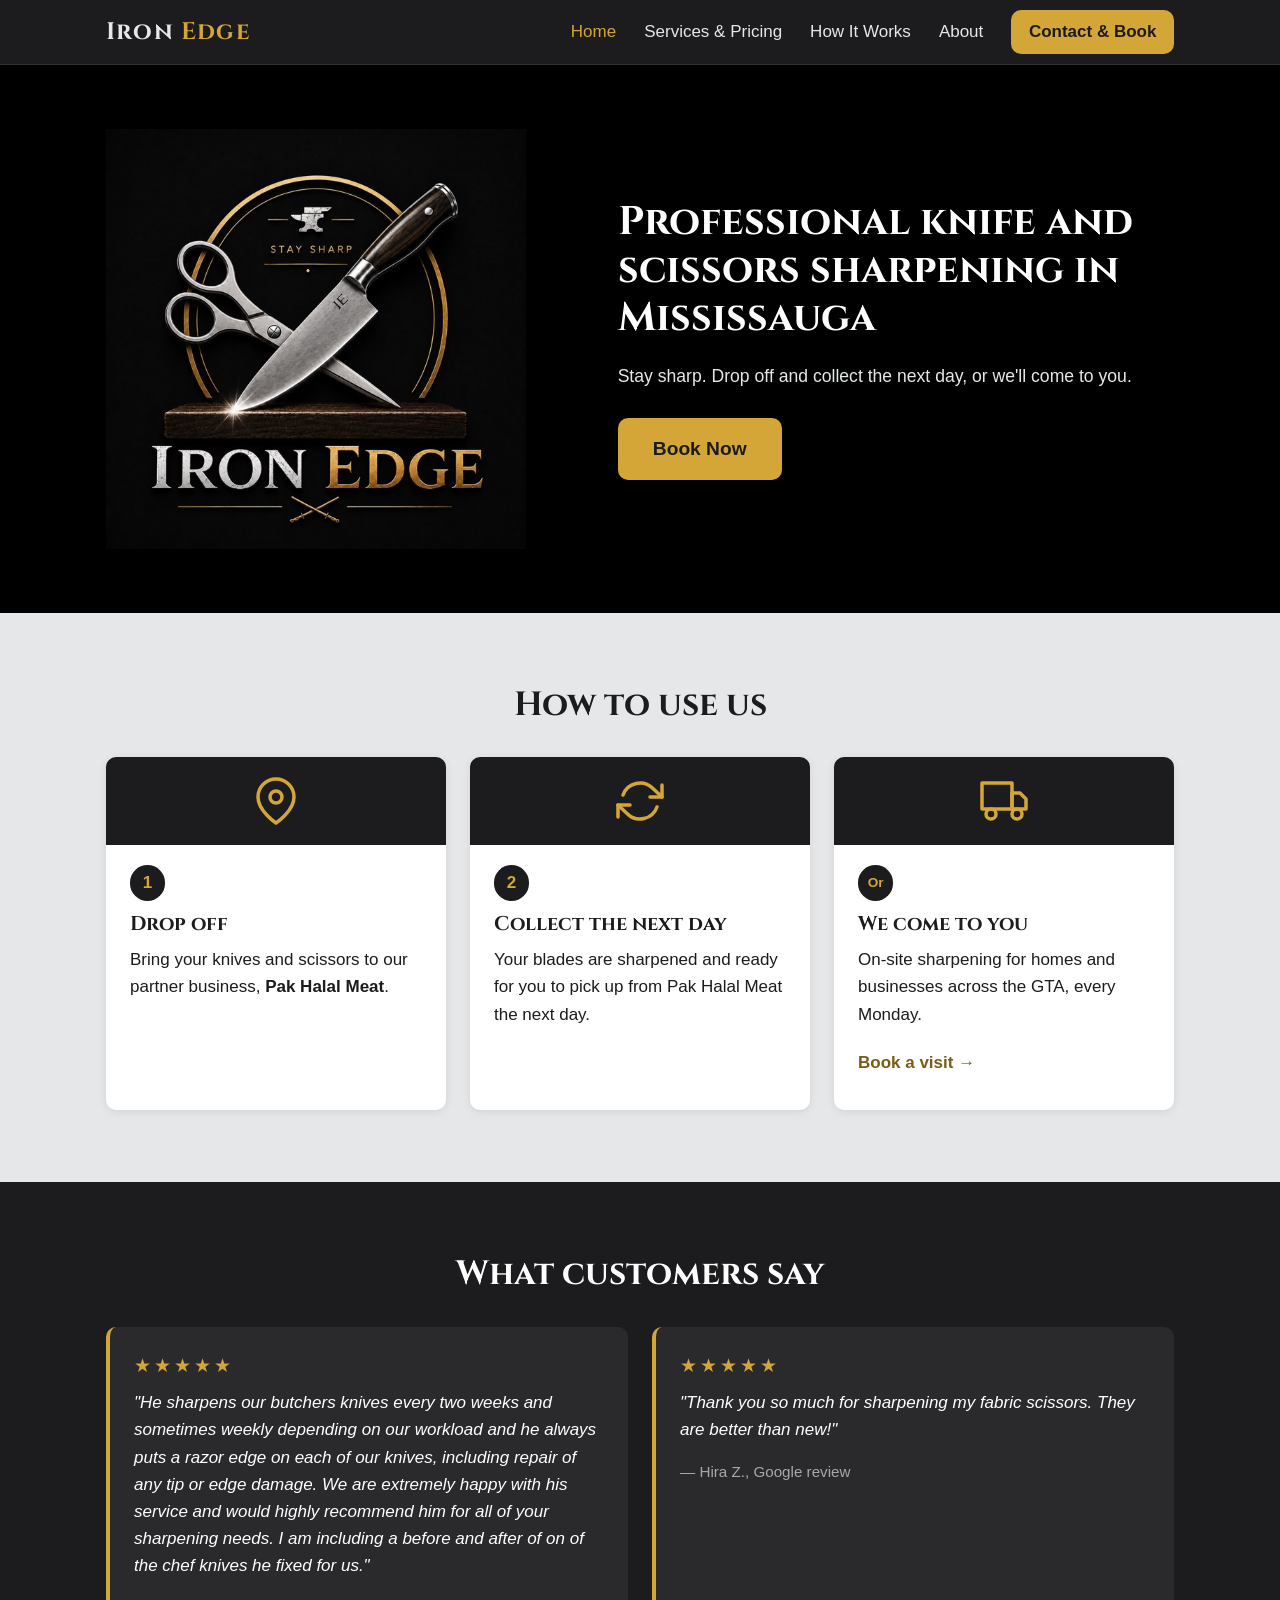
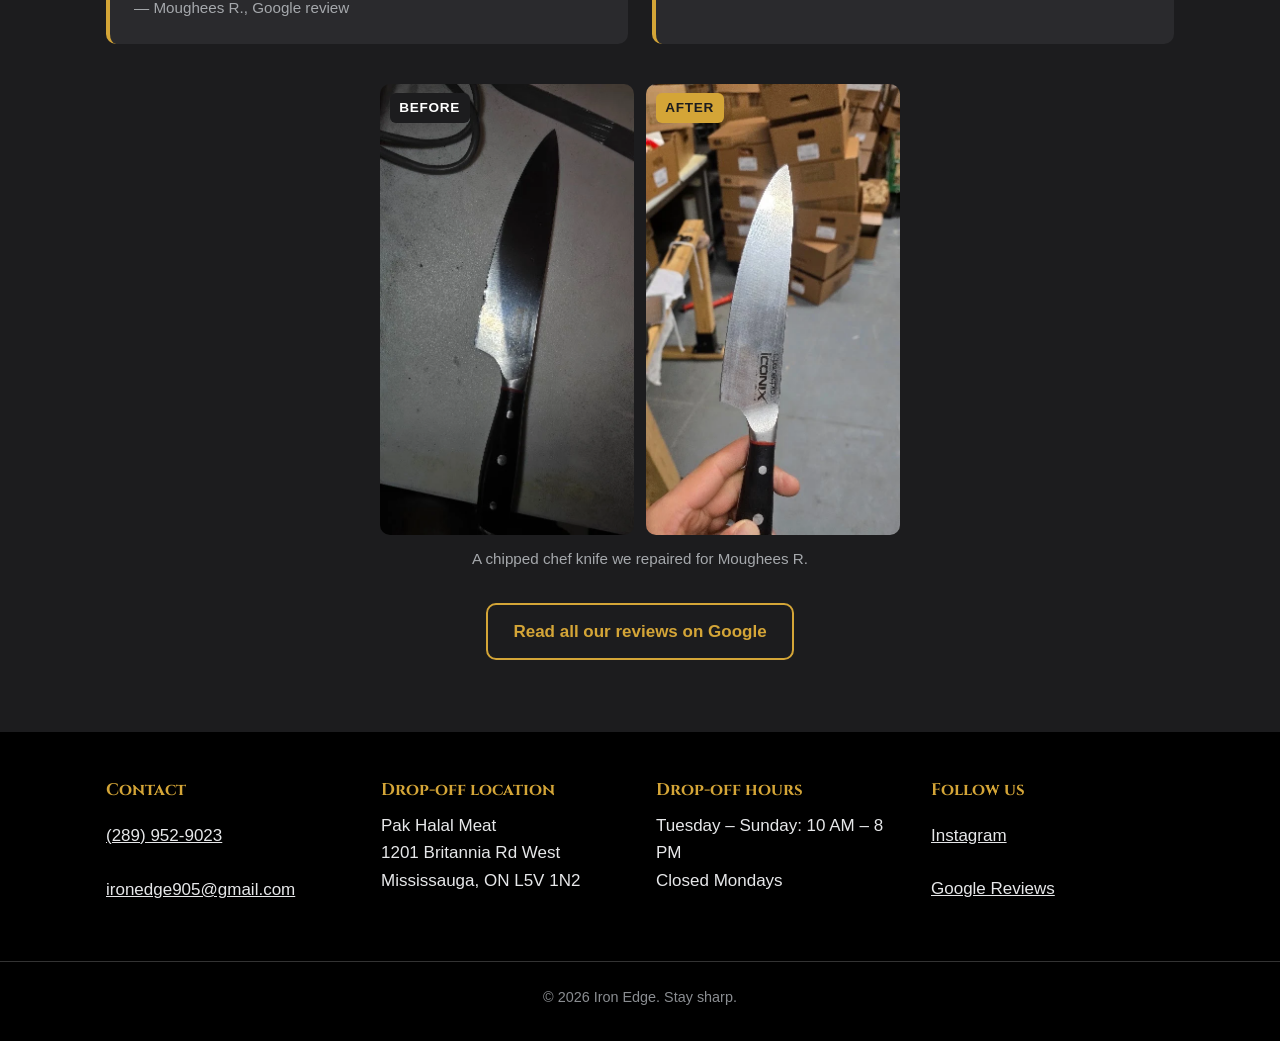
<file: index.html>
<!DOCTYPE html>
<!-- Tells the browser this is a modern HTML page -->
<html lang="en">
<head>
  <!-- "Head" = information ABOUT the page. Nothing here shows on screen. -->

  <!-- Lets the page use all characters (accents, symbols, etc.) -->
  <meta charset="UTF-8">

  <!-- VERY important for phones: makes the page fit the phone's screen width
       instead of showing a tiny zoomed-out desktop version -->
  <meta name="viewport" content="width=device-width, initial-scale=1.0">

  <!-- The text shown in the browser tab and in Google search results -->
  <title>Knife &amp; Scissors Sharpening in Mississauga | Iron Edge</title>
  <meta name="description" content="Professional knife and scissors sharpening in Mississauga. Drop off at Pak Halal Meat for next-day pickup, or book an on-site visit anywhere in the GTA.">

  <!-- Loads the "Cinzel" heading font from Google Fonts (it matches the logo lettering) -->
  <link rel="preconnect" href="https://fonts.googleapis.com">
  <link rel="preconnect" href="https://fonts.gstatic.com" crossorigin>
  <link href="https://fonts.googleapis.com/css2?family=Cinzel:wght@600;700&display=swap" rel="stylesheet">

  <!-- Our own shared stylesheet (all the colours, spacing and layout) -->
  <link rel="stylesheet" href="css/styles.css">

  <!-- FAVICON: the little logo in the browser tab, bookmarks and phone home screens.
       Made from the emblem part of images/logo.png. -->
  <link rel="icon" href="favicon.ico" sizes="48x48">
  <link rel="icon" type="image/png" sizes="48x48" href="images/favicon-48.png">
  <link rel="icon" type="image/png" sizes="32x32" href="images/favicon-32.png">
  <link rel="icon" type="image/png" sizes="192x192" href="images/favicon-192.png">
  <link rel="apple-touch-icon" href="images/apple-touch-icon.png">

  <!-- Colours the phone browser's address bar charcoal, to match the header -->
  <meta name="theme-color" content="#1c1c1e">

  <!-- GOOGLE SEARCH CONSOLE: proves to Google that we own this site.
       Only needed on the home page. Don't delete it, or Search Console stops working. -->
  <meta name="google-site-verification" content="pldCwQMXKqO_u1XJHTXKxPpbUR7MZgyI7tFACTjE30Q" />

  <!-- STRUCTURED DATA: business details written in a format Google reads
       (called "JSON-LD"). It helps Google show your hours, phone and area in
       local search and Maps. Visitors never see this.
       The same block is on every page: if a detail changes, update all 5.
       "url" is the live site address. If the domain ever changes,
       update "url", "image" and "logo" on all 5 pages. -->
  <script type="application/ld+json">
  {
    "@context": "https://schema.org",
    "@type": "LocalBusiness",
    "name": "Iron Edge",
    "url": "https://ironedge905.ca/",
    "slogan": "Stay Sharp",
    "description": "Knife and scissors sharpening in Mississauga and the GTA. Drop off at Pak Halal Meat for next-day pickup, or book an on-site visit.",
    "image": "https://ironedge905.ca/images/logo-600.jpg",
    "logo": "https://ironedge905.ca/images/logo-600.jpg",
    "telephone": "+1-289-952-9023",
    "email": "ironedge905@gmail.com",
    "priceRange": "$5-$30",
    "currenciesAccepted": "CAD",
    "paymentAccepted": "Cash, Interac e-Transfer",
    "address": {
      "@type": "PostalAddress",
      "streetAddress": "1201 Britannia Rd W",
      "addressLocality": "Mississauga",
      "addressRegion": "ON",
      "postalCode": "L5V 1N2",
      "addressCountry": "CA"
    },
    "openingHoursSpecification": [
      {
        "@type": "OpeningHoursSpecification",
        "dayOfWeek": ["Tuesday", "Wednesday", "Thursday", "Friday", "Saturday", "Sunday"],
        "opens": "10:00",
        "closes": "20:00"
      }
    ],
    "areaServed": [
      { "@type": "City", "name": "Mississauga" },
      { "@type": "AdministrativeArea", "name": "Greater Toronto Area" }
    ],
    "makesOffer": [
      { "@type": "Offer", "itemOffered": { "@type": "Service", "name": "Knife sharpening" } },
      { "@type": "Offer", "itemOffered": { "@type": "Service", "name": "Scissors sharpening" } },
      { "@type": "Offer", "itemOffered": { "@type": "Service", "name": "Garden tool sharpening" } },
      { "@type": "Offer", "itemOffered": { "@type": "Service", "name": "Knife repair" } },
      { "@type": "Offer", "itemOffered": { "@type": "Service", "name": "On-site sharpening" } }
    ],
    "sameAs": [
      "https://www.instagram.com/ironedge905/",
      "https://share.google/omGEiPni1tKLFHIff"
    ]
  }
  </script>
</head>

<body>

  <!-- ============================================================
       HEADER: logo text + navigation. Same on every page.
       ============================================================ -->
  <header class="site-header">
    <div class="container header-inner">

      <!-- Logo text. Clicking it always goes back to the home page. -->
      <a href="index.html" class="logo">Iron <span>Edge</span></a>

      <!-- Menu button: only visible on phones (CSS hides it on big screens).
           aria-expanded tells screen readers whether the menu is open. -->
      <button class="menu-toggle" aria-expanded="false" aria-controls="main-nav">
        <span class="menu-icon" aria-hidden="true"></span>
        Menu
      </button>

      <!-- The navigation links to all 5 pages -->
      <nav id="main-nav" class="main-nav" aria-label="Main">
        <ul>
          <!-- aria-current="page" marks which page we're on (styled in gold) -->
          <li><a href="index.html" aria-current="page">Home</a></li>
          <li><a href="services.html">Services &amp; Pricing</a></li>
          <li><a href="how-it-works.html">How It Works</a></li>
          <li><a href="about.html">About</a></li>
          <li><a href="contact.html" class="nav-cta">Contact &amp; Book</a></li>
        </ul>
      </nav>

    </div>
  </header>


  <!-- "main" holds the page's unique content -->
  <main>

    <!-- ============================================================
         HERO: the big first thing visitors see
         ============================================================ -->
    <section class="hero">
      <div class="container hero-inner">

        <!-- The logo picture. "alt" text is read aloud to blind visitors
             and shown if the image fails to load. -->
        <img src="images/logo-600.jpg" alt="Iron Edge logo: a knife and scissors crossed, with the words Stay Sharp"
             class="hero-logo" width="600" height="600">

        <div class="hero-text">
          <h1>Professional knife and scissors sharpening in Mississauga</h1>
          <p class="hero-sub">Stay sharp. Drop off and collect the next day, or we'll come to you.</p>
          <a href="contact.html" class="btn btn-large">Book Now</a>
        </div>

      </div>
    </section>


    <!-- ============================================================
         HOW TO USE US: 3 cards
         ============================================================ -->
    <section class="section">
      <div class="container">
        <h2 class="section-title">How to use us</h2>

        <!-- "cards" is a grid: 1 column on phones, 3 columns on desktop -->
        <div class="cards">

          <!-- Card 1 -->
          <article class="card">
            <!-- Icon strip at the top of the card (same SVG icons as How It Works).
                 Want a real photo here later? Swap the whole "card-top" div for
                 <img src="images/your-photo.jpg" alt="..." class="card-img"> -->
            <div class="card-top">
              <!-- ICON: a map pin -->
              <svg class="card-icon" viewBox="0 0 24 24" aria-hidden="true">
                <path d="M21 10c0 7-9 13-9 13s-9-6-9-13a9 9 0 0 1 18 0z"/>
                <circle cx="12" cy="10" r="3"/>
              </svg>
            </div>
            <div class="card-body">
              <span class="card-step">1</span>
              <h3>Drop off</h3>
              <p>Bring your knives and scissors to our partner business, <strong>Pak Halal Meat</strong>.</p>
            </div>
          </article>

          <!-- Card 2 -->
          <article class="card">
            <div class="card-top">
              <!-- ICON: circular arrows ("we take them and bring them back") -->
              <svg class="card-icon" viewBox="0 0 24 24" aria-hidden="true">
                <polyline points="23 4 23 10 17 10"/>
                <polyline points="1 20 1 14 7 14"/>
                <path d="M3.51 9a9 9 0 0 1 14.85-3.36L23 10M1 14l4.64 4.36A9 9 0 0 0 20.49 15"/>
              </svg>
            </div>
            <div class="card-body">
              <span class="card-step">2</span>
              <h3>Collect the next day</h3>
              <p>Your blades are sharpened and ready for you to pick up from Pak Halal Meat the next day.</p>
            </div>
          </article>

          <!-- Card 3 -->
          <article class="card">
            <div class="card-top">
              <!-- ICON: a van -->
              <svg class="card-icon" viewBox="0 0 24 24" aria-hidden="true">
                <rect x="1" y="3" width="15" height="13"/>
                <polygon points="16 8 20 8 23 11 23 16 16 16 16 8"/>
                <circle cx="5.5" cy="18.5" r="2.5"/>
                <circle cx="18.5" cy="18.5" r="2.5"/>
              </svg>
            </div>
            <div class="card-body">
              <span class="card-step card-step-alt">Or</span>
              <h3>We come to you</h3>
              <p>On-site sharpening for homes and businesses across the GTA, every Monday.</p>
              <a href="contact.html" class="text-link">Book a visit &rarr;</a>
            </div>
          </article>

        </div>
      </div>
    </section>


    <!-- ============================================================
         REVIEWS: real reviews copied word for word from Google.
         To add another: copy one whole <figure>...</figure> block,
         paste it below the last one, and change the text and name.
         ============================================================ -->
    <section class="section section-dark">
      <div class="container">
        <h2 class="section-title">What customers say</h2>

        <div class="reviews">

          <!-- "blockquote" is the HTML tag for a quote -->
          <figure class="review">
            <!-- The stars. aria-label gives screen readers a readable version. -->
            <div class="stars" aria-label="5 out of 5 stars">★★★★★</div>
            <blockquote>"He sharpens our butchers knives every two weeks and sometimes weekly depending on our workload and he always puts a razor edge on each of our knives, including repair of any tip or edge damage. We are extremely happy with his service and would highly recommend him for all of your sharpening needs. I am including a before and after of on of the chef knives he fixed for us."</blockquote>
            <figcaption>— Moughees R., Google review</figcaption>
          </figure>

          <figure class="review">
            <div class="stars" aria-label="5 out of 5 stars">★★★★★</div>
            <blockquote>"Thank you so much for sharpening my fabric scissors. They are better than new!"</blockquote>
            <figcaption>— Hira Z., Google review</figcaption>
          </figure>

        </div>

        <!-- ============================================================
             BEFORE & AFTER: the photos from Moughees R.'s review.
             loading="lazy" = the photos only load when scrolled near.
             The "Before" / "After" labels sit on top of each photo (see CSS).
             ============================================================ -->
        <figure class="before-after">
          <div class="ba-pair">
            <div class="ba-item">
              <img src="images/before.jpg" alt="Chef knife before repair, with chips along the edge near the handle" width="513" height="911" loading="lazy">
              <span class="ba-label">Before</span>
            </div>
            <div class="ba-item">
              <img src="images/after.jpg" alt="The same chef knife after repair, with a clean, straight edge" width="513" height="911" loading="lazy">
              <span class="ba-label ba-label-after">After</span>
            </div>
          </div>
          <figcaption>A chipped chef knife we repaired for Moughees R.</figcaption>
        </figure>

        <!-- Link to the Google Business Profile, where all reviews live.
             target="_blank" opens it in a new tab so visitors don't lose our site. -->
        <div class="reviews-more">
          <a href="https://share.google/omGEiPni1tKLFHIff" class="btn btn-outline" target="_blank" rel="noopener">Read all our reviews on Google</a>
        </div>
      </div>
    </section>

  </main>


  <!-- ============================================================
       FOOTER: contact details, drop-off info, social links.
       Same on every page.
       ============================================================ -->
  <footer class="site-footer">
    <div class="container footer-grid">

      <!-- Column 1: contact -->
      <div>
        <h2 class="footer-title">Contact</h2>
        <!-- "tel:" links open the phone dialer when tapped on a phone.
             Phone number: change both the href and the text if it ever changes. -->
        <p><a href="tel:+12899529023">(289) 952-9023</a></p>
        <!-- "mailto:" links open the visitor's email app. -->
        <p><a href="mailto:ironedge905@gmail.com">ironedge905@gmail.com</a></p>
      </div>

      <!-- Column 2: drop-off location. "address" is the HTML tag for contact addresses. -->
      <div>
        <h2 class="footer-title">Drop-off location</h2>
        <address>
          Pak Halal Meat<br>
          1201 Britannia Rd West<br>
          Mississauga, ON L5V 1N2
        </address>
      </div>

      <!-- Column 3: hours. PLACEHOLDER times: replace with real hours. -->
      <div>
        <h2 class="footer-title">Drop-off hours</h2>
        <p>Tuesday – Sunday: 10 AM – 8 PM<br>Closed Mondays</p>
      </div>

      <div>
        <h2 class="footer-title">Follow us</h2>
        <ul class="social-links">
          <li><a href="https://www.instagram.com/ironedge905/" target="_blank" rel="noopener">Instagram</a></li>
          <li><a href="https://share.google/omGEiPni1tKLFHIff" target="_blank" rel="noopener">Google Reviews</a></li>
          <!-- Facebook page coming soon. When it's ready, put its link in place
               of "your-page" and delete this comment's first and last lines:
          <li><a href="https://www.facebook.com/your-page" target="_blank" rel="noopener">Facebook</a></li>
          -->
        </ul>
      </div>

    </div>

    <!-- Bottom line. The year is filled in automatically by main.js -->
    <p class="footer-bottom">&copy; <span id="year">2026</span> Iron Edge. Stay sharp.</p>
  </footer>


  <!-- Our JavaScript. Loaded at the END of the page so the HTML
       above is already there when the script runs. -->
  <script src="js/main.js"></script>
</body>
</html>
</file>
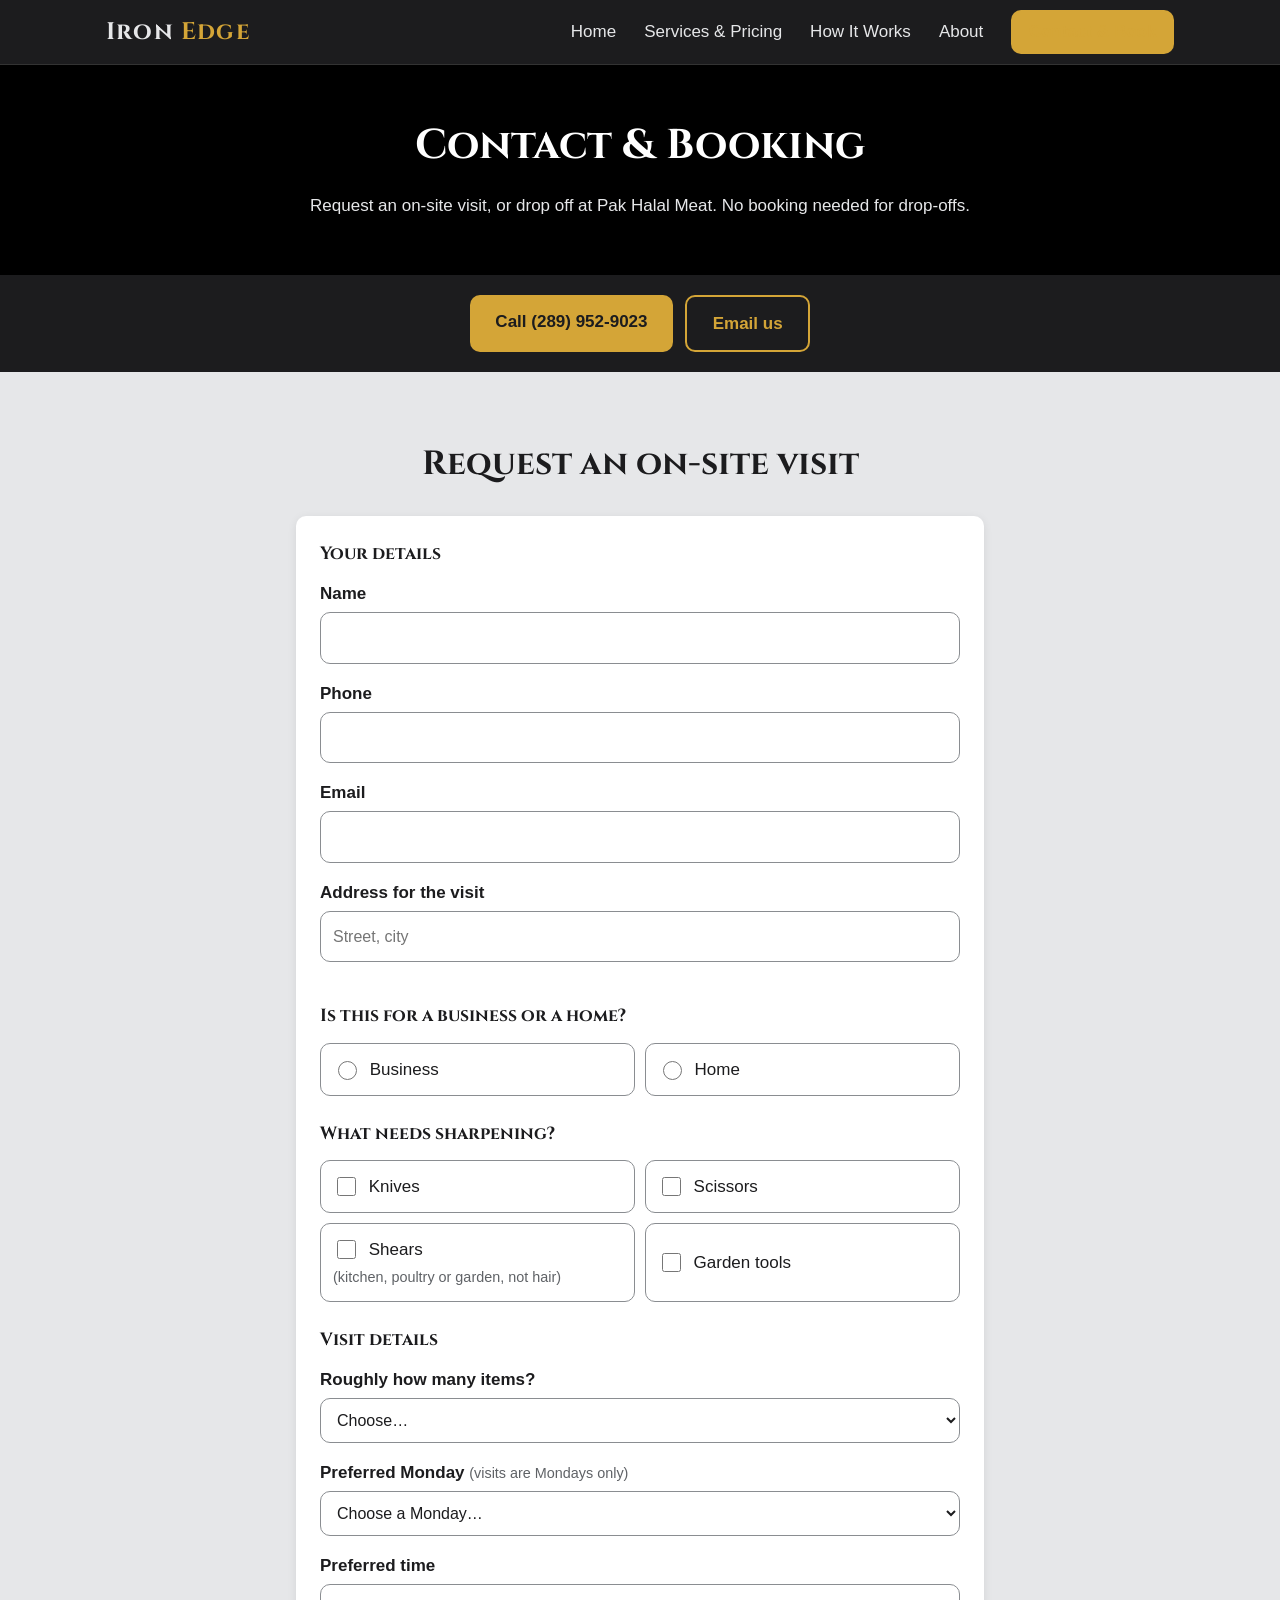
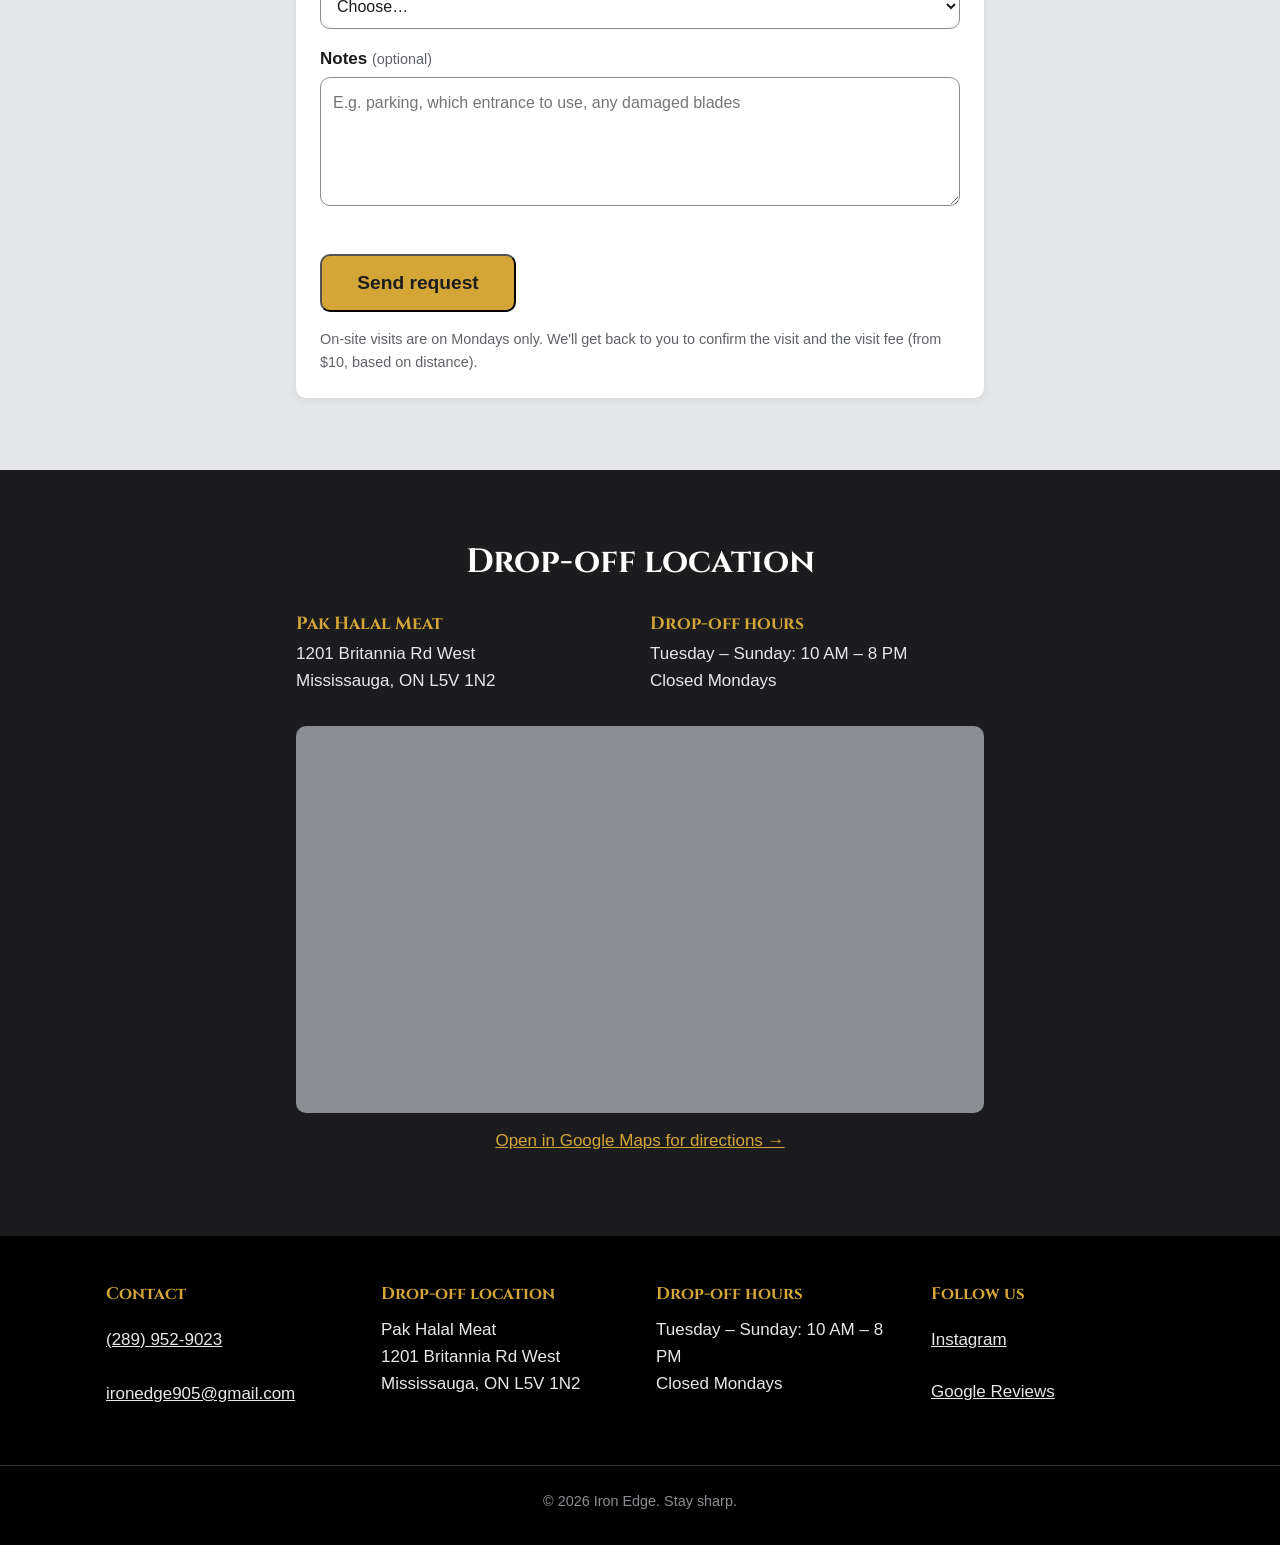
<file: contact.html>
<!DOCTYPE html>
<html lang="en">
<head>
  <!-- Same set-up as the home page. See index.html for what each line does. -->
  <meta charset="UTF-8">
  <meta name="viewport" content="width=device-width, initial-scale=1.0">
  <title>Book Knife &amp; Scissors Sharpening in Mississauga | Iron Edge</title>
  <meta name="description" content="Book an on-site knife and scissors sharpening visit in the GTA, or drop off at Pak Halal Meat, 1201 Britannia Rd W, Mississauga. Call (289) 952-9023.">

  <link rel="preconnect" href="https://fonts.googleapis.com">
  <link rel="preconnect" href="https://fonts.gstatic.com" crossorigin>
  <link href="https://fonts.googleapis.com/css2?family=Cinzel:wght@600;700&display=swap" rel="stylesheet">

  <link rel="stylesheet" href="css/styles.css">

  <!-- FAVICON: the little logo in the browser tab, bookmarks and phone home screens.
       Made from the emblem part of images/logo.png. -->
  <link rel="icon" href="favicon.ico" sizes="48x48">
  <link rel="icon" type="image/png" sizes="48x48" href="images/favicon-48.png">
  <link rel="icon" type="image/png" sizes="32x32" href="images/favicon-32.png">
  <link rel="icon" type="image/png" sizes="192x192" href="images/favicon-192.png">
  <link rel="apple-touch-icon" href="images/apple-touch-icon.png">

  <!-- Colours the phone browser's address bar charcoal, to match the header -->
  <meta name="theme-color" content="#1c1c1e">

  <!-- STRUCTURED DATA: business details written in a format Google reads
       (called "JSON-LD"). It helps Google show your hours, phone and area in
       local search and Maps. Visitors never see this.
       The same block is on every page: if a detail changes, update all 5.
       "url" is the live site address. If the domain ever changes,
       update "url", "image" and "logo" on all 5 pages. -->
  <script type="application/ld+json">
  {
    "@context": "https://schema.org",
    "@type": "LocalBusiness",
    "name": "Iron Edge",
    "url": "https://ironedge905.ca/",
    "slogan": "Stay Sharp",
    "description": "Knife and scissors sharpening in Mississauga and the GTA. Drop off at Pak Halal Meat for next-day pickup, or book an on-site visit.",
    "image": "https://ironedge905.ca/images/logo-600.jpg",
    "logo": "https://ironedge905.ca/images/logo-600.jpg",
    "telephone": "+1-289-952-9023",
    "email": "ironedge905@gmail.com",
    "priceRange": "$5-$30",
    "currenciesAccepted": "CAD",
    "paymentAccepted": "Cash, Interac e-Transfer",
    "address": {
      "@type": "PostalAddress",
      "streetAddress": "1201 Britannia Rd W",
      "addressLocality": "Mississauga",
      "addressRegion": "ON",
      "postalCode": "L5V 1N2",
      "addressCountry": "CA"
    },
    "openingHoursSpecification": [
      {
        "@type": "OpeningHoursSpecification",
        "dayOfWeek": ["Tuesday", "Wednesday", "Thursday", "Friday", "Saturday", "Sunday"],
        "opens": "10:00",
        "closes": "20:00"
      }
    ],
    "areaServed": [
      { "@type": "City", "name": "Mississauga" },
      { "@type": "AdministrativeArea", "name": "Greater Toronto Area" }
    ],
    "makesOffer": [
      { "@type": "Offer", "itemOffered": { "@type": "Service", "name": "Knife sharpening" } },
      { "@type": "Offer", "itemOffered": { "@type": "Service", "name": "Scissors sharpening" } },
      { "@type": "Offer", "itemOffered": { "@type": "Service", "name": "Garden tool sharpening" } },
      { "@type": "Offer", "itemOffered": { "@type": "Service", "name": "Knife repair" } },
      { "@type": "Offer", "itemOffered": { "@type": "Service", "name": "On-site sharpening" } }
    ],
    "sameAs": [
      "https://www.instagram.com/ironedge905/",
      "https://share.google/omGEiPni1tKLFHIff"
    ]
  }
  </script>
</head>

<body>

  <!-- ============================================================
       HEADER: copied from index.html ("Book Now" is now current)
       ============================================================ -->
  <header class="site-header">
    <div class="container header-inner">
      <a href="index.html" class="logo">Iron <span>Edge</span></a>

      <button class="menu-toggle" aria-expanded="false" aria-controls="main-nav">
        <span class="menu-icon" aria-hidden="true"></span>
        Menu
      </button>

      <nav id="main-nav" class="main-nav" aria-label="Main">
        <ul>
          <li><a href="index.html">Home</a></li>
          <li><a href="services.html">Services &amp; Pricing</a></li>
          <li><a href="how-it-works.html">How It Works</a></li>
          <li><a href="about.html">About</a></li>
          <li><a href="contact.html" class="nav-cta" aria-current="page">Contact &amp; Book</a></li>
        </ul>
      </nav>
    </div>
  </header>


  <main>

    <section class="page-hero">
      <div class="container">
        <h1>Contact &amp; Booking</h1>
        <p>Request an on-site visit, or drop off at Pak Halal Meat. No booking needed for drop-offs.</p>
      </div>
    </section>


    <!-- ============================================================
         QUICK CONTACT: big tap-to-call and email buttons
         If the phone or email changes, update it here AND in every footer.
         ============================================================ -->
    <section class="quick-contact">
      <div class="container quick-contact-inner">
        <a href="tel:+12899529023" class="btn">Call (289) 952-9023</a>
        <a href="mailto:ironedge905@gmail.com" class="btn btn-outline">Email us</a>
      </div>
    </section>


    <!-- ============================================================
         BOOKING FORM: request an on-site visit
         ------------------------------------------------------------
         HOW IT WORKS:
         When someone presses "Send request", the browser sends the
         answers to Formspree (a free online service). Formspree then
         emails them to you. No server of your own is needed.

         "action" = where the answers are sent.
         The ID at the end (xvkkdpdw) is your Formspree form ID.

         "name" on each field = the label you'll see in the email.
         "required" = the browser won't send the form if it's empty.
         ============================================================ -->
    <section class="section" id="book">
      <div class="container narrow">
        <h2 class="section-title">Request an on-site visit</h2>

        <form class="booking-form" action="https://formspree.io/f/xvkkdpdw" method="POST">

          <!-- Hidden: sets the subject line of the email you receive -->
          <input type="hidden" name="_subject" value="New on-site visit request: Iron Edge website">

          <!-- Hidden spam trap: real people never see or fill this in,
               but spam robots do. Formspree ignores anything that fills it. -->
          <input type="text" name="_gotcha" class="visually-hidden" tabindex="-1" autocomplete="off" aria-hidden="true">


          <!-- ---------- About you ---------- -->
          <!-- "fieldset" groups related fields; "legend" is the group's title -->
          <fieldset>
            <legend>Your details</legend>

            <!-- "for" on the label matches the "id" on the input, so tapping
                 the label puts the cursor in the box (great on phones) -->
            <div class="field">
              <label for="name">Name</label>
              <input type="text" id="name" name="Name" autocomplete="name" required>
            </div>

            <!-- type="tel" shows the number keypad on phones -->
            <div class="field">
              <label for="phone">Phone</label>
              <input type="tel" id="phone" name="Phone" autocomplete="tel" required>
            </div>

            <!-- type="email" shows the @ keyboard and checks it looks like an email.
                 name="email" (lowercase) lets you press "Reply" in your email app
                 to answer the customer directly. -->
            <div class="field">
              <label for="email">Email</label>
              <input type="email" id="email" name="email" autocomplete="email" required>
            </div>

            <div class="field">
              <label for="address">Address for the visit</label>
              <input type="text" id="address" name="Address" autocomplete="street-address" placeholder="Street, city" required>
            </div>
          </fieldset>


          <!-- ---------- Business or home ---------- -->
          <!-- "radio" buttons: only ONE can be chosen, because they share the same name -->
          <fieldset>
            <legend>Is this for a business or a home?</legend>
            <div class="choice-row">
              <label class="choice">
                <input type="radio" name="Location type" value="Business" required>
                Business
              </label>
              <label class="choice">
                <input type="radio" name="Location type" value="Home">
                Home
              </label>
            </div>
          </fieldset>


          <!-- ---------- What needs sharpening ---------- -->
          <!-- "checkbox": they can tick as MANY as they like -->
          <fieldset>
            <legend>What needs sharpening?</legend>
            <div class="choice-grid">
              <label class="choice">
                <input type="checkbox" name="Items" value="Knives">
                Knives
              </label>
              <label class="choice">
                <input type="checkbox" name="Items" value="Scissors">
                Scissors
              </label>
              <label class="choice">
                <input type="checkbox" name="Items" value="Shears">
                Shears <span class="choice-note">(kitchen, poultry or garden, not hair)</span>
              </label>
              <label class="choice">
                <input type="checkbox" name="Items" value="Garden tools">
                Garden tools
              </label>
            </div>
          </fieldset>


          <!-- ---------- Visit details ---------- -->
          <fieldset>
            <legend>Visit details</legend>

            <!-- "select" = a drop-down menu -->
            <div class="field">
              <label for="count">Roughly how many items?</label>
              <select id="count" name="Number of items" required>
                <option value="">Choose…</option>
                <option>1–5</option>
                <option>6–10</option>
                <option>11–20</option>
                <option>More than 20</option>
              </select>
            </div>

            <!-- On-site visits are on MONDAYS ONLY.
                 This drop-down starts almost empty: main.js fills it in with
                 the next 8 Mondays each time the page loads, so the dates
                 are always up to date and nobody can pick another day. -->
            <div class="field">
              <label for="date">Preferred Monday <span class="optional">(visits are Mondays only)</span></label>
              <select id="date" name="Preferred date" required>
                <option value="">Choose a Monday…</option>
              </select>
            </div>

            <div class="field">
              <label for="time">Preferred time</label>
              <select id="time" name="Preferred time" required>
                <option value="">Choose…</option>
                <option>Morning (10 AM – 12 PM)</option>
                <option>Afternoon (12 PM – 4 PM)</option>
                <option>Evening (4 PM – 8 PM)</option>
                <option>Any time</option>
              </select>
            </div>

            <!-- "textarea" = a bigger box for longer messages -->
            <div class="field">
              <label for="notes">Notes <span class="optional">(optional)</span></label>
              <textarea id="notes" name="Notes" rows="4" placeholder="E.g. parking, which entrance to use, any damaged blades"></textarea>
            </div>
          </fieldset>

          <button type="submit" class="btn btn-large">Send request</button>

          <!-- main.js shows a "thank you" or error message here after sending.
               role="status" makes screen readers read it out automatically. -->
          <p class="form-status" role="status"></p>

          <p class="form-small">On-site visits are on Mondays only. We'll get back to you to confirm the visit and the visit fee (from $10, based on distance).</p>
        </form>
      </div>
    </section>


    <!-- ============================================================
         DROP-OFF LOCATION + MAP
         ============================================================ -->
    <section class="section section-dark">
      <div class="container narrow">
        <h2 class="section-title">Drop-off location</h2>

        <div class="dropoff-info">
          <div>
            <h3>Pak Halal Meat</h3>
            <address>
              1201 Britannia Rd West<br>
              Mississauga, ON L5V 1N2
            </address>
          </div>
          <div>
            <h3>Drop-off hours</h3>
            <p>Tuesday – Sunday: 10 AM – 8 PM<br>Closed Mondays</p>
          </div>
        </div>

        <!-- Same map as the How It Works page -->
        <div class="map-wrap">
          <iframe
            src="https://www.google.com/maps?q=Pak+Halal+Meat,+1201+Britannia+Rd+W,+Mississauga,+ON+L5V+1N2&output=embed"
            title="Map showing Pak Halal Meat, 1201 Britannia Rd West, Mississauga"
            loading="lazy"
            referrerpolicy="no-referrer-when-downgrade"
            allowfullscreen>
          </iframe>
        </div>
        <p class="map-link">
          <a href="https://www.google.com/maps/search/?api=1&query=Pak+Halal+Meat+1201+Britannia+Rd+W+Mississauga+ON+L5V+1N2" target="_blank" rel="noopener">Open in Google Maps for directions &rarr;</a>
        </p>
      </div>
    </section>

  </main>


  <!-- ============================================================
       FOOTER: copied from index.html
       ============================================================ -->
  <footer class="site-footer">
    <div class="container footer-grid">

      <div>
        <h2 class="footer-title">Contact</h2>
        <p><a href="tel:+12899529023">(289) 952-9023</a></p>
        <p><a href="mailto:ironedge905@gmail.com">ironedge905@gmail.com</a></p>
      </div>

      <div>
        <h2 class="footer-title">Drop-off location</h2>
        <address>
          Pak Halal Meat<br>
          1201 Britannia Rd West<br>
          Mississauga, ON L5V 1N2
        </address>
      </div>

      <div>
        <h2 class="footer-title">Drop-off hours</h2>
        <p>Tuesday – Sunday: 10 AM – 8 PM<br>Closed Mondays</p>
      </div>

      <div>
        <h2 class="footer-title">Follow us</h2>
        <ul class="social-links">
          <li><a href="https://www.instagram.com/ironedge905/" target="_blank" rel="noopener">Instagram</a></li>
          <li><a href="https://share.google/omGEiPni1tKLFHIff" target="_blank" rel="noopener">Google Reviews</a></li>
          <!-- Facebook page coming soon. When it's ready, put its link in place
               of "your-page" and delete this comment's first and last lines:
          <li><a href="https://www.facebook.com/your-page" target="_blank" rel="noopener">Facebook</a></li>
          -->
        </ul>
      </div>

    </div>

    <p class="footer-bottom">&copy; <span id="year">2026</span> Iron Edge. Stay sharp.</p>
  </footer>

  <script src="js/main.js"></script>
</body>
</html>
</file>
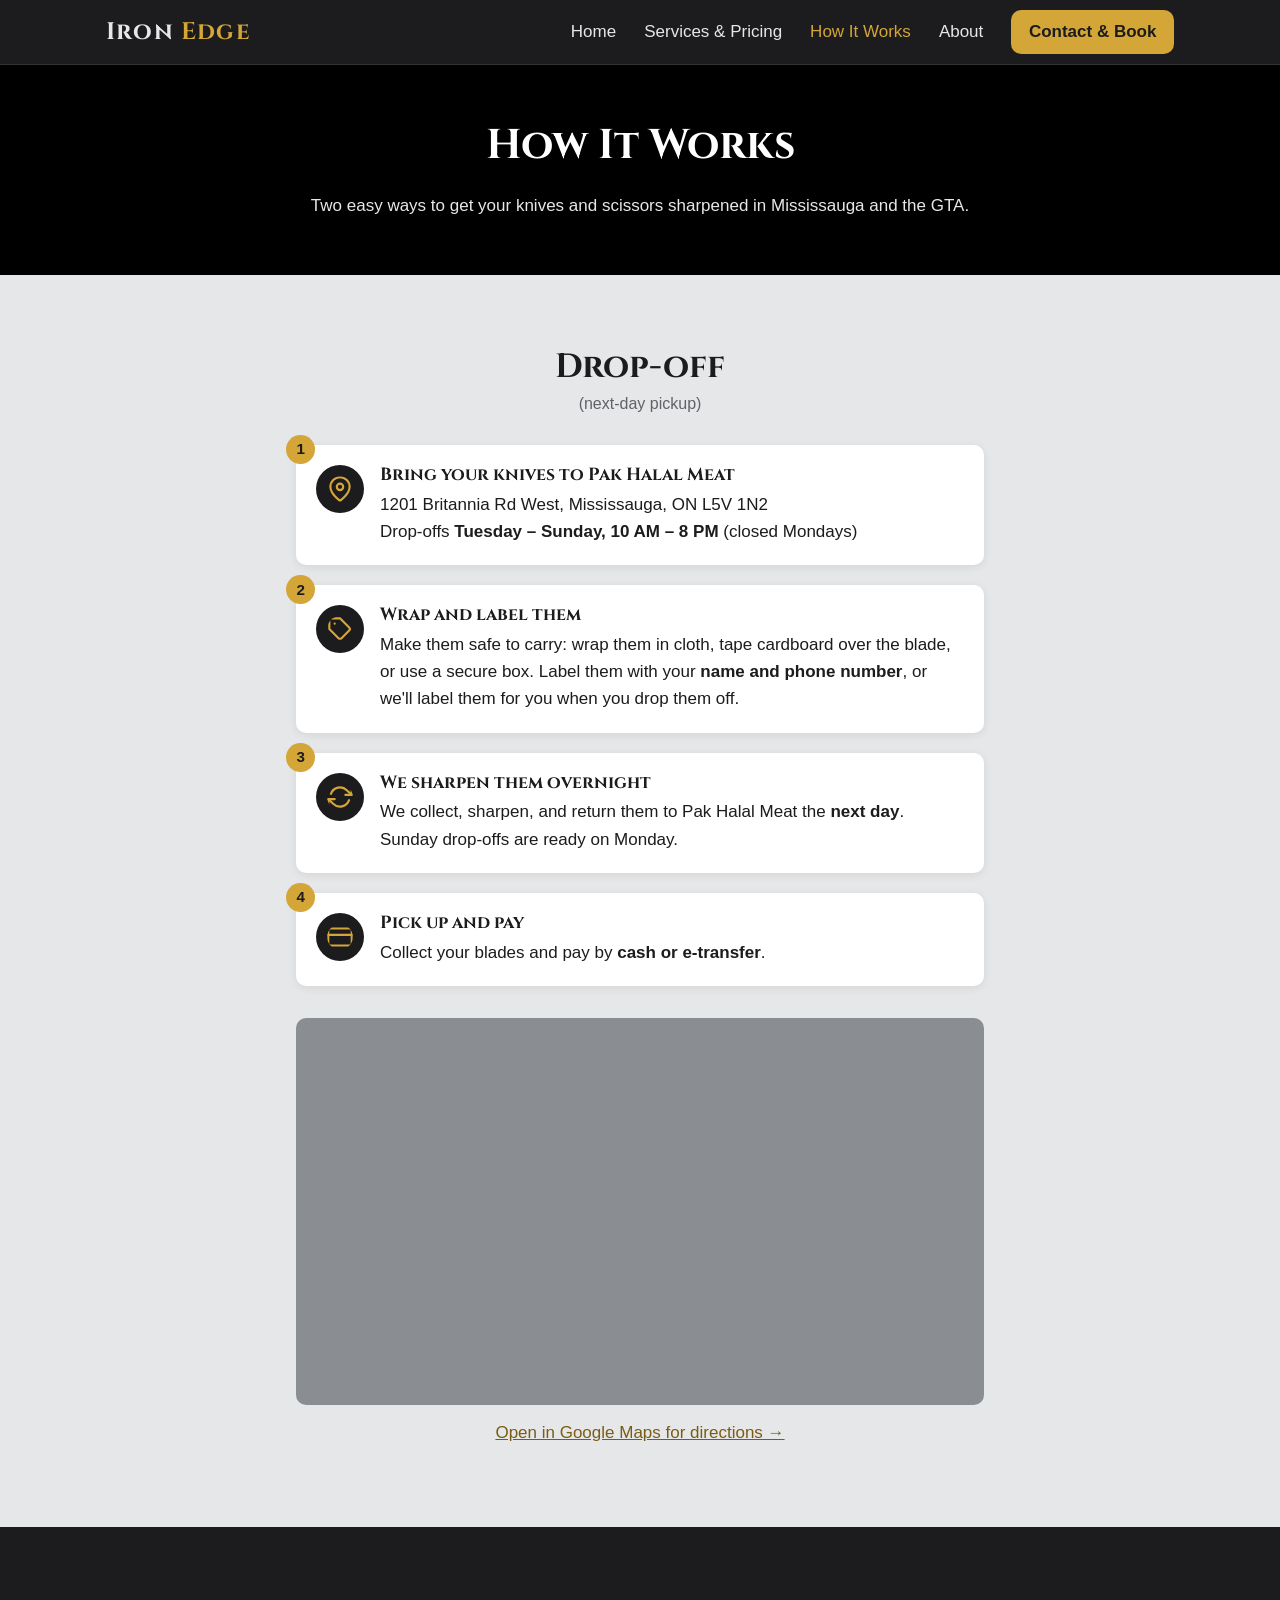
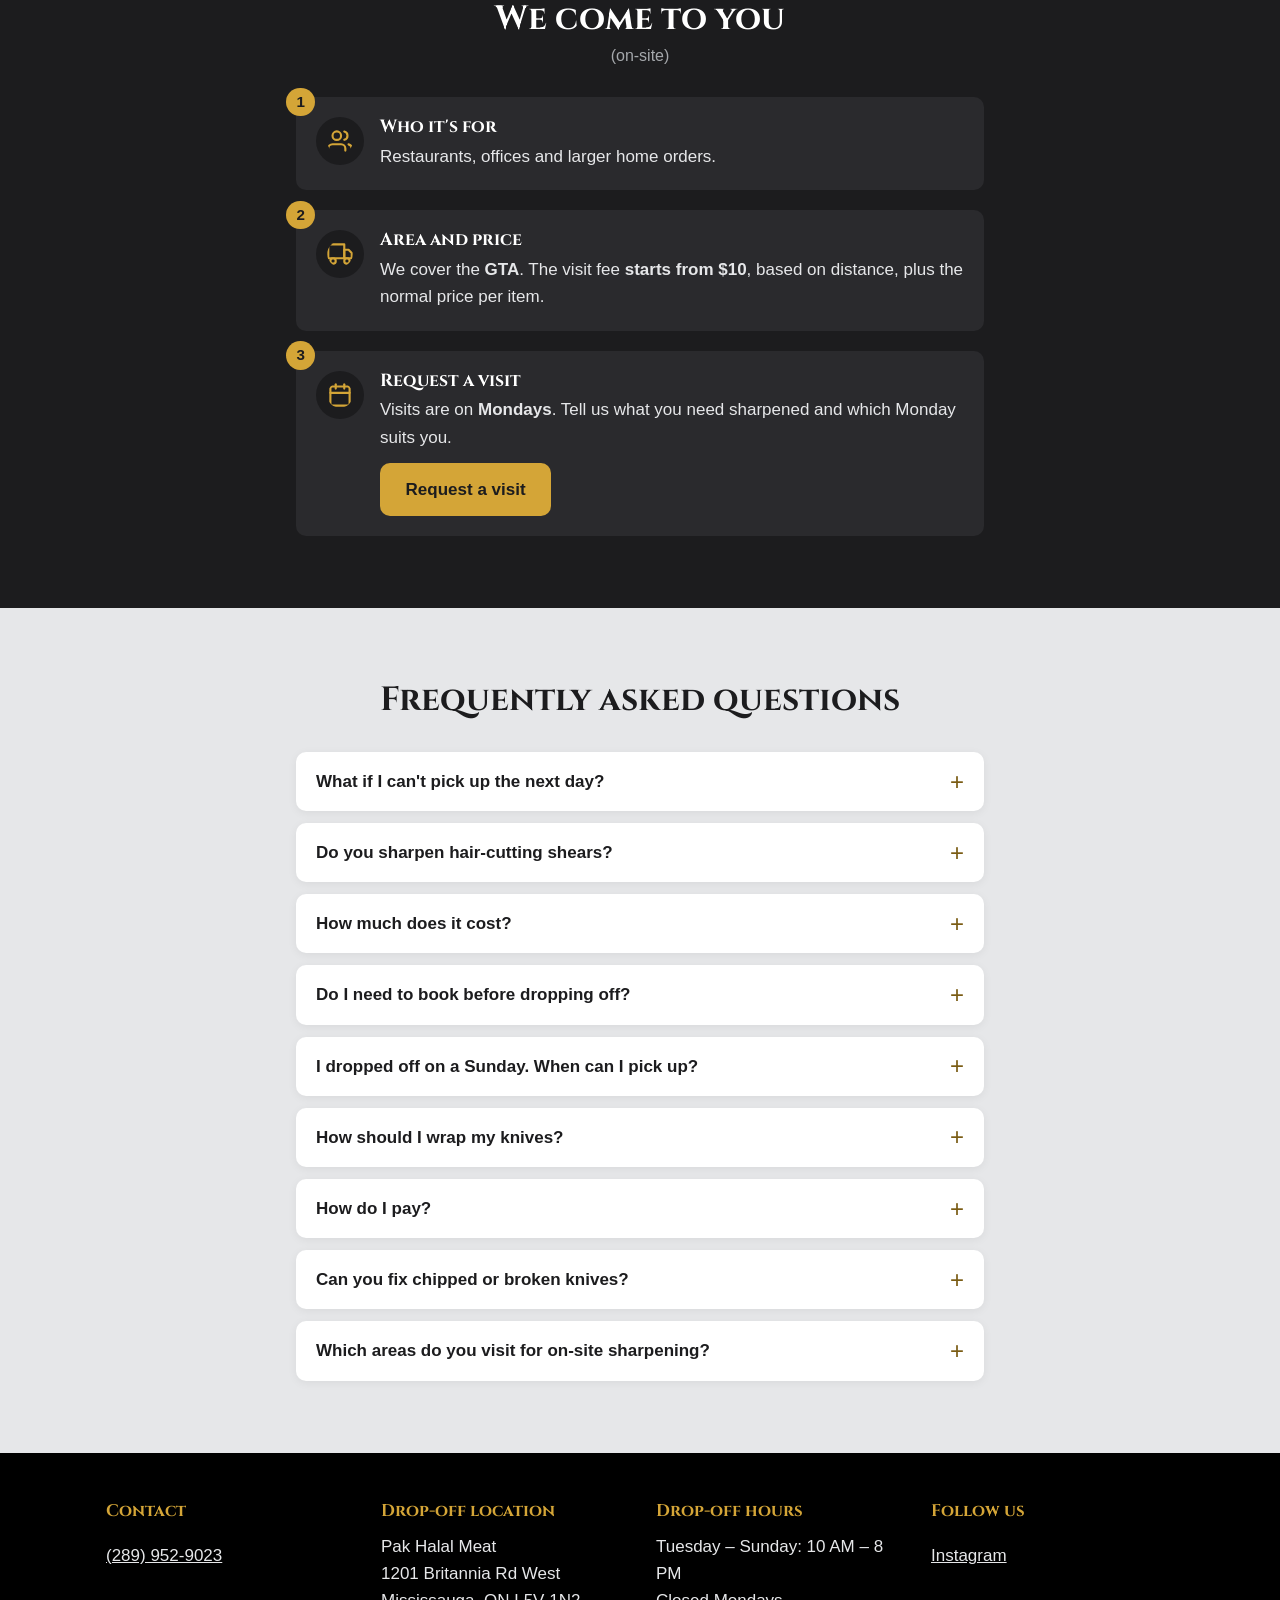
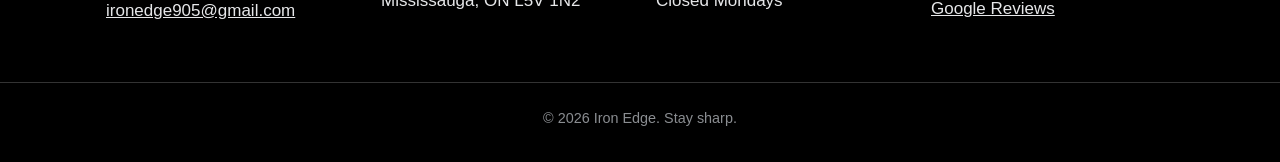
<file: how-it-works.html>
<!DOCTYPE html>
<html lang="en">
<head>
  <!-- Same set-up as the home page. See index.html for what each line does. -->
  <meta charset="UTF-8">
  <meta name="viewport" content="width=device-width, initial-scale=1.0">
  <title>Drop-Off &amp; On-Site Knife Sharpening, Mississauga | Iron Edge</title>
  <meta name="description" content="Drop off knives and scissors at Pak Halal Meat in Mississauga and pick up the next day, or book an on-site sharpening visit anywhere in the GTA.">

  <link rel="preconnect" href="https://fonts.googleapis.com">
  <link rel="preconnect" href="https://fonts.gstatic.com" crossorigin>
  <link href="https://fonts.googleapis.com/css2?family=Cinzel:wght@600;700&display=swap" rel="stylesheet">

  <link rel="stylesheet" href="css/styles.css">

  <!-- FAVICON: the little logo in the browser tab, bookmarks and phone home screens.
       Made from the emblem part of images/logo.png. -->
  <link rel="icon" href="favicon.ico" sizes="48x48">
  <link rel="icon" type="image/png" sizes="48x48" href="images/favicon-48.png">
  <link rel="icon" type="image/png" sizes="32x32" href="images/favicon-32.png">
  <link rel="icon" type="image/png" sizes="192x192" href="images/favicon-192.png">
  <link rel="apple-touch-icon" href="images/apple-touch-icon.png">

  <!-- Colours the phone browser's address bar charcoal, to match the header -->
  <meta name="theme-color" content="#1c1c1e">

  <!-- STRUCTURED DATA: business details written in a format Google reads
       (called "JSON-LD"). It helps Google show your hours, phone and area in
       local search and Maps. Visitors never see this.
       The same block is on every page: if a detail changes, update all 5.
       "url" is the live site address. If the domain ever changes,
       update "url", "image" and "logo" on all 5 pages. -->
  <script type="application/ld+json">
  {
    "@context": "https://schema.org",
    "@type": "LocalBusiness",
    "name": "Iron Edge",
    "url": "https://ironedge905.ca/",
    "slogan": "Stay Sharp",
    "description": "Knife and scissors sharpening in Mississauga and the GTA. Drop off at Pak Halal Meat for next-day pickup, or book an on-site visit.",
    "image": "https://ironedge905.ca/images/logo-600.jpg",
    "logo": "https://ironedge905.ca/images/logo-600.jpg",
    "telephone": "+1-289-952-9023",
    "email": "ironedge905@gmail.com",
    "priceRange": "$5-$30",
    "currenciesAccepted": "CAD",
    "paymentAccepted": "Cash, Interac e-Transfer",
    "address": {
      "@type": "PostalAddress",
      "streetAddress": "1201 Britannia Rd W",
      "addressLocality": "Mississauga",
      "addressRegion": "ON",
      "postalCode": "L5V 1N2",
      "addressCountry": "CA"
    },
    "openingHoursSpecification": [
      {
        "@type": "OpeningHoursSpecification",
        "dayOfWeek": ["Tuesday", "Wednesday", "Thursday", "Friday", "Saturday", "Sunday"],
        "opens": "10:00",
        "closes": "20:00"
      }
    ],
    "areaServed": [
      { "@type": "City", "name": "Mississauga" },
      { "@type": "AdministrativeArea", "name": "Greater Toronto Area" }
    ],
    "makesOffer": [
      { "@type": "Offer", "itemOffered": { "@type": "Service", "name": "Knife sharpening" } },
      { "@type": "Offer", "itemOffered": { "@type": "Service", "name": "Scissors sharpening" } },
      { "@type": "Offer", "itemOffered": { "@type": "Service", "name": "Garden tool sharpening" } },
      { "@type": "Offer", "itemOffered": { "@type": "Service", "name": "Knife repair" } },
      { "@type": "Offer", "itemOffered": { "@type": "Service", "name": "On-site sharpening" } }
    ],
    "sameAs": [
      "https://www.instagram.com/ironedge905/",
      "https://share.google/omGEiPni1tKLFHIff"
    ]
  }
  </script>
</head>

<body>

  <!-- ============================================================
       HEADER: copied from index.html ("How It Works" is now current)
       ============================================================ -->
  <header class="site-header">
    <div class="container header-inner">
      <a href="index.html" class="logo">Iron <span>Edge</span></a>

      <button class="menu-toggle" aria-expanded="false" aria-controls="main-nav">
        <span class="menu-icon" aria-hidden="true"></span>
        Menu
      </button>

      <nav id="main-nav" class="main-nav" aria-label="Main">
        <ul>
          <li><a href="index.html">Home</a></li>
          <li><a href="services.html">Services &amp; Pricing</a></li>
          <li><a href="how-it-works.html" aria-current="page">How It Works</a></li>
          <li><a href="about.html">About</a></li>
          <li><a href="contact.html" class="nav-cta">Contact &amp; Book</a></li>
        </ul>
      </nav>
    </div>
  </header>


  <main>

    <section class="page-hero">
      <div class="container">
        <h1>How It Works</h1>
        <p>Two easy ways to get your knives and scissors sharpened in Mississauga and the GTA.</p>
      </div>
    </section>


    <!-- ============================================================
         SECTION 1: DROP-OFF (next-day pickup)
         ============================================================ -->
    <section class="section">
      <div class="container narrow">
        <h2 class="section-title">Drop-off <span class="title-note">(next-day pickup)</span></h2>

        <!-- "ol" = ordered list. The browser knows these are steps in order.
             The CSS hides the normal numbers and draws gold circles instead. -->
        <ol class="steps">

          <li class="step">
            <!-- ICON: a map pin. These icons are drawn with SVG, a way of
                 drawing shapes with code. aria-hidden="true" means screen
                 readers skip them (they're only decoration). -->
            <svg class="step-icon" viewBox="0 0 24 24" aria-hidden="true">
              <path d="M21 10c0 7-9 13-9 13s-9-6-9-13a9 9 0 0 1 18 0z"/>
              <circle cx="12" cy="10" r="3"/>
            </svg>
            <div>
              <h3>Bring your knives to Pak Halal Meat</h3>
              <p>
                1201 Britannia Rd West, Mississauga, ON L5V 1N2<br>
                Drop-offs <strong>Tuesday – Sunday, 10 AM – 8 PM</strong> (closed Mondays)
              </p>
            </div>
          </li>

          <li class="step">
            <!-- ICON: a label tag -->
            <svg class="step-icon" viewBox="0 0 24 24" aria-hidden="true">
              <path d="M20.59 13.41l-7.17 7.17a2 2 0 0 1-2.83 0L2 12V2h10l8.59 8.59a2 2 0 0 1 0 2.82z"/>
              <line x1="7" y1="7" x2="7.01" y2="7"/>
            </svg>
            <div>
              <h3>Wrap and label them</h3>
              <p>Make them safe to carry: wrap them in cloth, tape cardboard over the blade, or use a secure box. Label them with your <strong>name and phone number</strong>, or we'll label them for you when you drop them off.</p>
            </div>
          </li>

          <li class="step">
            <!-- ICON: circular arrows ("we take them and bring them back") -->
            <svg class="step-icon" viewBox="0 0 24 24" aria-hidden="true">
              <polyline points="23 4 23 10 17 10"/>
              <polyline points="1 20 1 14 7 14"/>
              <path d="M3.51 9a9 9 0 0 1 14.85-3.36L23 10M1 14l4.64 4.36A9 9 0 0 0 20.49 15"/>
            </svg>
            <div>
              <h3>We sharpen them overnight</h3>
              <p>We collect, sharpen, and return them to Pak Halal Meat the <strong>next day</strong>. Sunday drop-offs are ready on Monday.</p>
            </div>
          </li>

          <li class="step">
            <!-- ICON: a payment card -->
            <svg class="step-icon" viewBox="0 0 24 24" aria-hidden="true">
              <rect x="1" y="4" width="22" height="16" rx="2" ry="2"/>
              <line x1="1" y1="10" x2="23" y2="10"/>
            </svg>
            <div>
              <h3>Pick up and pay</h3>
              <p>Collect your blades and pay by <strong>cash or e-transfer</strong>.</p>
            </div>
          </li>

        </ol>

        <!-- ============================================================
             GOOGLE MAP
             An "iframe" shows another website inside our page.
             This one shows Google Maps for the partner's address.
             No account or key is needed for this simple kind of map.
             loading="lazy" = the map only loads when scrolled near (faster page).
             ============================================================ -->
        <div class="map-wrap">
          <iframe
            src="https://www.google.com/maps?q=Pak+Halal+Meat,+1201+Britannia+Rd+W,+Mississauga,+ON+L5V+1N2&output=embed"
            title="Map showing Pak Halal Meat, 1201 Britannia Rd West, Mississauga"
            loading="lazy"
            referrerpolicy="no-referrer-when-downgrade"
            allowfullscreen>
          </iframe>
        </div>
        <p class="map-link">
          <a href="https://www.google.com/maps/search/?api=1&query=Pak+Halal+Meat+1201+Britannia+Rd+W+Mississauga+ON+L5V+1N2" target="_blank" rel="noopener">Open in Google Maps for directions &rarr;</a>
        </p>
      </div>
    </section>


    <!-- ============================================================
         SECTION 2: WE COME TO YOU (on-site)
         Uses the dark background so it looks clearly separate.
         ============================================================ -->
    <section class="section section-dark">
      <div class="container narrow">
        <h2 class="section-title">We come to you <span class="title-note">(on-site)</span></h2>

        <ol class="steps">

          <li class="step">
            <!-- ICON: a group of people -->
            <svg class="step-icon" viewBox="0 0 24 24" aria-hidden="true">
              <path d="M17 21v-2a4 4 0 0 0-4-4H5a4 4 0 0 0-4 4v2"/>
              <circle cx="9" cy="7" r="4"/>
              <path d="M23 21v-2a4 4 0 0 0-3-3.87"/>
              <path d="M16 3.13a4 4 0 0 1 0 7.75"/>
            </svg>
            <div>
              <h3>Who it's for</h3>
              <p>Restaurants, offices and larger home orders.</p>
            </div>
          </li>

          <li class="step">
            <!-- ICON: a van -->
            <svg class="step-icon" viewBox="0 0 24 24" aria-hidden="true">
              <rect x="1" y="3" width="15" height="13"/>
              <polygon points="16 8 20 8 23 11 23 16 16 16 16 8"/>
              <circle cx="5.5" cy="18.5" r="2.5"/>
              <circle cx="18.5" cy="18.5" r="2.5"/>
            </svg>
            <div>
              <h3>Area and price</h3>
              <p>We cover the <strong>GTA</strong>. The visit fee <strong>starts from $10</strong>, based on distance, plus the normal price per item.</p>
            </div>
          </li>

          <li class="step">
            <!-- ICON: a calendar -->
            <svg class="step-icon" viewBox="0 0 24 24" aria-hidden="true">
              <rect x="3" y="4" width="18" height="18" rx="2" ry="2"/>
              <line x1="16" y1="2" x2="16" y2="6"/>
              <line x1="8" y1="2" x2="8" y2="6"/>
              <line x1="3" y1="10" x2="21" y2="10"/>
            </svg>
            <div>
              <h3>Request a visit</h3>
              <p>Visits are on <strong>Mondays</strong>. Tell us what you need sharpened and which Monday suits you.</p>
              <a href="contact.html" class="btn">Request a visit</a>
            </div>
          </li>

        </ol>
      </div>
    </section>


    <!-- ============================================================
         FAQ
         "details" + "summary" make a question that opens and closes
         when tapped, built into HTML, so no JavaScript is needed!
         ============================================================ -->
    <section class="section">
      <div class="container narrow">
        <h2 class="section-title">Frequently asked questions</h2>

        <div class="faq">

          <details>
            <summary>What if I can't pick up the next day?</summary>
            <p>No problem. We'll hold your items at Pak Halal Meat for 2 weeks. If they haven't been collected by then, we'll get in touch with you.</p>
          </details>

          <details>
            <summary>Do you sharpen hair-cutting shears?</summary>
            <p>Not at the moment, but we may offer it in the future. We also don't sharpen hair trimmer or clipper blades, or chainsaws.</p>
          </details>

          <details>
            <summary>How much does it cost?</summary>
            <p>Prices start from $8 per knife. See our <a href="services.html">Services &amp; Pricing</a> page for the full list.</p>
          </details>

          <details>
            <summary>Do I need to book before dropping off?</summary>
            <p>No. Just bring your items to Pak Halal Meat Tuesday to Sunday, between 10 AM and 8 PM. You only need to book for on-site visits.</p>
          </details>

          <details>
            <summary>I dropped off on a Sunday. When can I pick up?</summary>
            <p>Monday, as normal. Sunday drop-offs are still ready the next day. We don't take drop-offs on Mondays, but you can pick up as usual.</p>
          </details>

          <details>
            <summary>How should I wrap my knives?</summary>
            <p>Just make them safe enough to bring to us. You could wrap them in cloth, tape cardboard over the blade, or put them in a secure box. Label them with your name and phone number, or we'll do it for you when you bring them in.</p>
          </details>

          <details>
            <summary>How do I pay?</summary>
            <p>Pay by cash or e-transfer when you pick up your items.</p>
          </details>

          <details>
            <summary>Can you fix chipped or broken knives?</summary>
            <p>Yes. Repairs start from $5, depending on the damage.</p>
          </details>

          <details>
            <summary>Which areas do you visit for on-site sharpening?</summary>
            <p>We cover the GTA, on Mondays. The visit fee starts from $10, depending on how far we travel. <a href="contact.html">Request a visit</a>.</p>
          </details>

        </div>
      </div>
    </section>

  </main>


  <!-- ============================================================
       FOOTER: copied from index.html
       ============================================================ -->
  <footer class="site-footer">
    <div class="container footer-grid">

      <div>
        <h2 class="footer-title">Contact</h2>
        <p><a href="tel:+12899529023">(289) 952-9023</a></p>
        <p><a href="mailto:ironedge905@gmail.com">ironedge905@gmail.com</a></p>
      </div>

      <div>
        <h2 class="footer-title">Drop-off location</h2>
        <address>
          Pak Halal Meat<br>
          1201 Britannia Rd West<br>
          Mississauga, ON L5V 1N2
        </address>
      </div>

      <div>
        <h2 class="footer-title">Drop-off hours</h2>
        <p>Tuesday – Sunday: 10 AM – 8 PM<br>Closed Mondays</p>
      </div>

      <div>
        <h2 class="footer-title">Follow us</h2>
        <ul class="social-links">
          <li><a href="https://www.instagram.com/ironedge905/" target="_blank" rel="noopener">Instagram</a></li>
          <li><a href="https://share.google/omGEiPni1tKLFHIff" target="_blank" rel="noopener">Google Reviews</a></li>
          <!-- Facebook page coming soon. When it's ready, put its link in place
               of "your-page" and delete this comment's first and last lines:
          <li><a href="https://www.facebook.com/your-page" target="_blank" rel="noopener">Facebook</a></li>
          -->
        </ul>
      </div>

    </div>

    <p class="footer-bottom">&copy; <span id="year">2026</span> Iron Edge. Stay sharp.</p>
  </footer>

  <script src="js/main.js"></script>
</body>
</html>
</file>
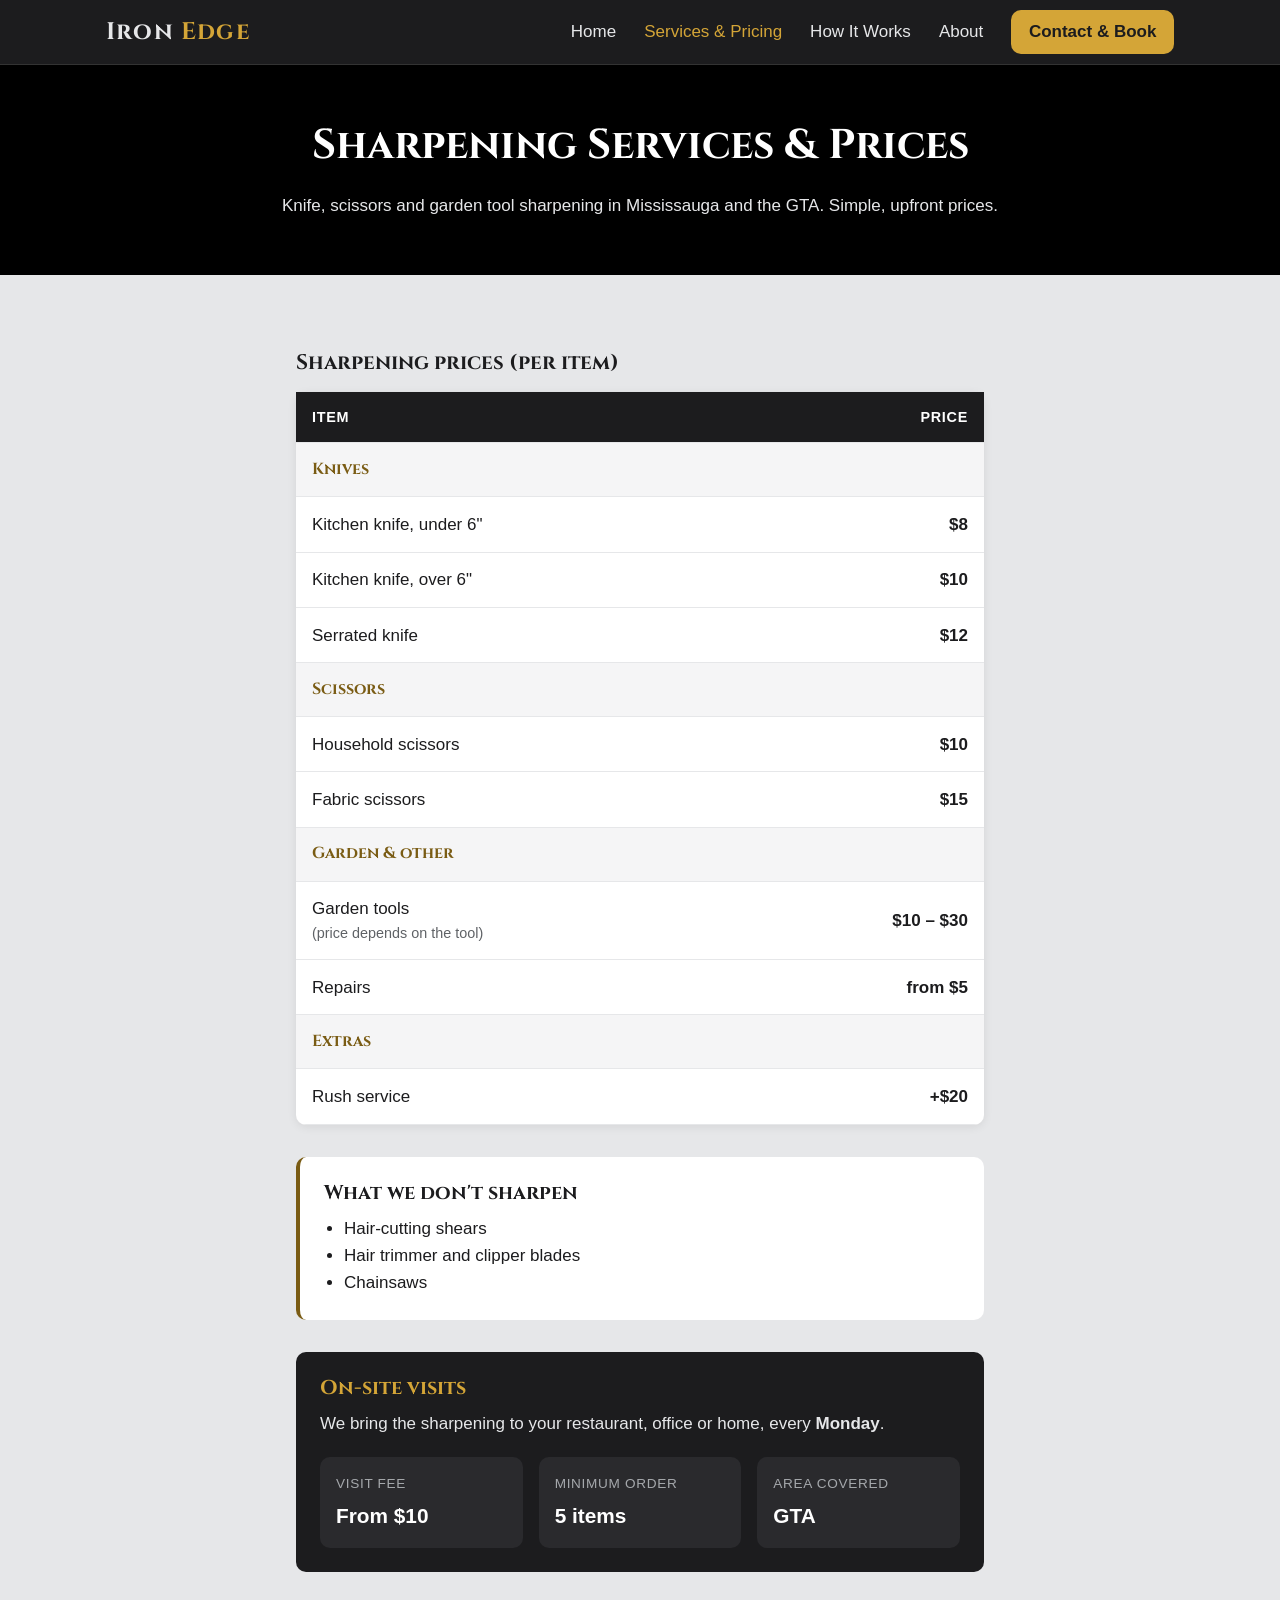
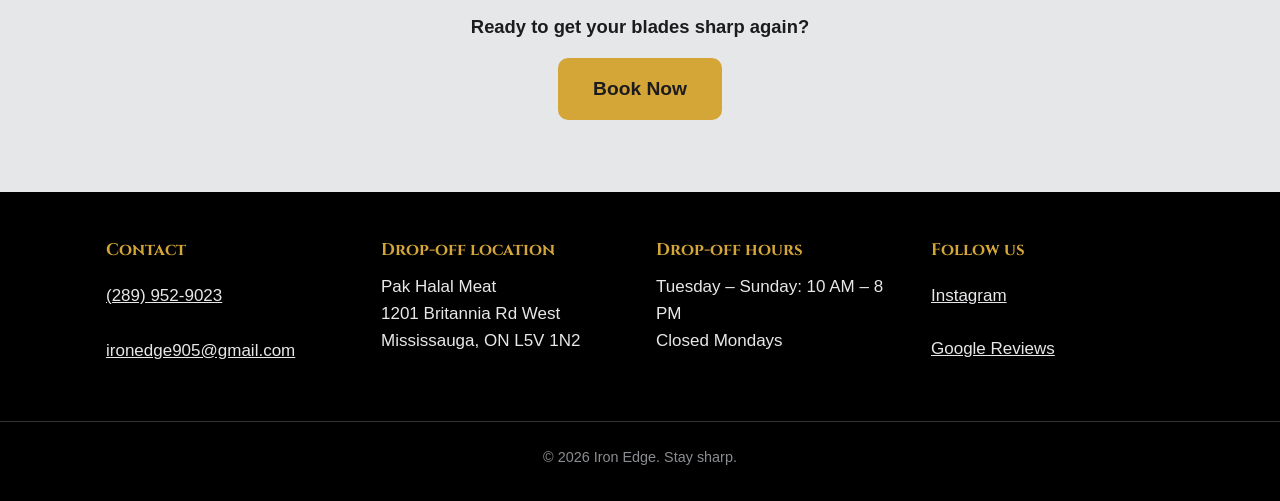
<file: services.html>
<!DOCTYPE html>
<html lang="en">
<head>
  <!-- Same set-up as the home page. See index.html for what each line does. -->
  <meta charset="UTF-8">
  <meta name="viewport" content="width=device-width, initial-scale=1.0">
  <title>Knife &amp; Scissors Sharpening Prices, Mississauga | Iron Edge</title>
  <meta name="description" content="Knife sharpening from $8, scissors from $10, plus garden tools and repairs in Mississauga. Drop off for next-day pickup or book an on-site visit in the GTA.">

  <link rel="preconnect" href="https://fonts.googleapis.com">
  <link rel="preconnect" href="https://fonts.gstatic.com" crossorigin>
  <link href="https://fonts.googleapis.com/css2?family=Cinzel:wght@600;700&display=swap" rel="stylesheet">

  <link rel="stylesheet" href="css/styles.css">

  <!-- FAVICON: the little logo in the browser tab, bookmarks and phone home screens.
       Made from the emblem part of images/logo.png. -->
  <link rel="icon" href="favicon.ico" sizes="48x48">
  <link rel="icon" type="image/png" sizes="48x48" href="images/favicon-48.png">
  <link rel="icon" type="image/png" sizes="32x32" href="images/favicon-32.png">
  <link rel="icon" type="image/png" sizes="192x192" href="images/favicon-192.png">
  <link rel="apple-touch-icon" href="images/apple-touch-icon.png">

  <!-- Colours the phone browser's address bar charcoal, to match the header -->
  <meta name="theme-color" content="#1c1c1e">

  <!-- STRUCTURED DATA: business details written in a format Google reads
       (called "JSON-LD"). It helps Google show your hours, phone and area in
       local search and Maps. Visitors never see this.
       The same block is on every page: if a detail changes, update all 5.
       "url" is the live site address. If the domain ever changes,
       update "url", "image" and "logo" on all 5 pages. -->
  <script type="application/ld+json">
  {
    "@context": "https://schema.org",
    "@type": "LocalBusiness",
    "name": "Iron Edge",
    "url": "https://ironedge905.ca/",
    "slogan": "Stay Sharp",
    "description": "Knife and scissors sharpening in Mississauga and the GTA. Drop off at Pak Halal Meat for next-day pickup, or book an on-site visit.",
    "image": "https://ironedge905.ca/images/logo-600.jpg",
    "logo": "https://ironedge905.ca/images/logo-600.jpg",
    "telephone": "+1-289-952-9023",
    "email": "ironedge905@gmail.com",
    "priceRange": "$5-$30",
    "currenciesAccepted": "CAD",
    "paymentAccepted": "Cash, Interac e-Transfer",
    "address": {
      "@type": "PostalAddress",
      "streetAddress": "1201 Britannia Rd W",
      "addressLocality": "Mississauga",
      "addressRegion": "ON",
      "postalCode": "L5V 1N2",
      "addressCountry": "CA"
    },
    "openingHoursSpecification": [
      {
        "@type": "OpeningHoursSpecification",
        "dayOfWeek": ["Tuesday", "Wednesday", "Thursday", "Friday", "Saturday", "Sunday"],
        "opens": "10:00",
        "closes": "20:00"
      }
    ],
    "areaServed": [
      { "@type": "City", "name": "Mississauga" },
      { "@type": "AdministrativeArea", "name": "Greater Toronto Area" }
    ],
    "makesOffer": [
      { "@type": "Offer", "itemOffered": { "@type": "Service", "name": "Knife sharpening" } },
      { "@type": "Offer", "itemOffered": { "@type": "Service", "name": "Scissors sharpening" } },
      { "@type": "Offer", "itemOffered": { "@type": "Service", "name": "Garden tool sharpening" } },
      { "@type": "Offer", "itemOffered": { "@type": "Service", "name": "Knife repair" } },
      { "@type": "Offer", "itemOffered": { "@type": "Service", "name": "On-site sharpening" } }
    ],
    "sameAs": [
      "https://www.instagram.com/ironedge905/",
      "https://share.google/omGEiPni1tKLFHIff"
    ]
  }
  </script>
</head>

<body>

  <!-- ============================================================
       HEADER: copied from index.html. The only change is which
       link has aria-current="page" (now "Services & Pricing").
       ============================================================ -->
  <header class="site-header">
    <div class="container header-inner">
      <a href="index.html" class="logo">Iron <span>Edge</span></a>

      <button class="menu-toggle" aria-expanded="false" aria-controls="main-nav">
        <span class="menu-icon" aria-hidden="true"></span>
        Menu
      </button>

      <nav id="main-nav" class="main-nav" aria-label="Main">
        <ul>
          <li><a href="index.html">Home</a></li>
          <li><a href="services.html" aria-current="page">Services &amp; Pricing</a></li>
          <li><a href="how-it-works.html">How It Works</a></li>
          <li><a href="about.html">About</a></li>
          <li><a href="contact.html" class="nav-cta">Contact &amp; Book</a></li>
        </ul>
      </nav>
    </div>
  </header>


  <main>

    <!-- ============================================================
         PAGE HEADING: a smaller version of the home page hero
         ============================================================ -->
    <section class="page-hero">
      <div class="container">
        <h1>Sharpening Services &amp; Prices</h1>
        <p>Knife, scissors and garden tool sharpening in Mississauga and the GTA. Simple, upfront prices.</p>
      </div>
    </section>


    <!-- ============================================================
         PRICE LIST
         A table with just 2 columns (Item | Price) stays easy to
         read on a narrow phone screen, with no sideways scrolling.
         Prices confirmed by the owner. To change one, edit the $ amount below.
         ============================================================ -->
    <section class="section">
      <div class="container narrow">

        <table class="price-table">
          <!-- "caption" is the table's title; screen readers announce it -->
          <caption>Sharpening prices (per item)</caption>

          <!-- "thead" = the heading row -->
          <thead>
            <tr>
              <!-- scope="col" tells screen readers this heads a COLUMN -->
              <th scope="col">Item</th>
              <th scope="col">Price</th>
            </tr>
          </thead>

          <!-- Each "tbody" is one group of rows, with its own heading row -->
          <tbody>
            <tr class="price-group">
              <!-- colspan="2" makes this cell stretch across both columns -->
              <th colspan="2" scope="colgroup">Knives</th>
            </tr>
            <tr>
              <td>Kitchen knife, under 6"</td>
              <td>$8</td>
            </tr>
            <tr>
              <td>Kitchen knife, over 6"</td>
              <td>$10</td>
            </tr>
            <tr>
              <td>Serrated knife</td>
              <td>$12</td>
            </tr>
          </tbody>

          <tbody>
            <tr class="price-group">
              <th colspan="2" scope="colgroup">Scissors</th>
            </tr>
            <tr>
              <td>Household scissors</td>
              <td>$10</td>
            </tr>
            <tr>
              <td>Fabric scissors</td>
              <td>$15</td>
            </tr>
          </tbody>

          <tbody>
            <tr class="price-group">
              <th colspan="2" scope="colgroup">Garden &amp; other</th>
            </tr>
            <tr>
              <td>Garden tools <span class="price-note">(price depends on the tool)</span></td>
              <td>$10 – $30</td>
            </tr>
            <tr>
              <td>Repairs</td>
              <td>from $5</td>
            </tr>
          </tbody>

          <tbody>
            <tr class="price-group">
              <th colspan="2" scope="colgroup">Extras</th>
            </tr>
            <tr>
              <td>Rush service</td>
              <td>+$20</td>
            </tr>
          </tbody>
        </table>


        <!-- ============================================================
             WHAT WE DON'T SHARPEN: a short note box
             "aside" = content that's related but separate from the main text
             ============================================================ -->
        <aside class="note-box">
          <h2>What we don't sharpen</h2>
          <ul>
            <li>Hair-cutting shears</li>
            <li>Hair trimmer and clipper blades</li>
            <li>Chainsaws</li>
          </ul>
        </aside>


        <!-- ============================================================
             ON-SITE VISITS BOX
             "dl" = description list: pairs of a label (dt) and its value (dd)
             All three details confirmed by the owner.
             ============================================================ -->
        <section class="onsite-box">
          <h2>On-site visits</h2>
          <p>We bring the sharpening to your restaurant, office or home, every <strong>Monday</strong>.</p>

          <dl class="onsite-details">
            <div>
              <dt>Visit fee</dt>
              <dd>From $10</dd>
            </div>
            <div>
              <dt>Minimum order</dt>
              <dd>5 items</dd>
            </div>
            <div>
              <dt>Area covered</dt>
              <dd>GTA</dd>
            </div>
          </dl>
        </section>


        <!-- ============================================================
             BOOK NOW: the closing call to action
             ============================================================ -->
        <div class="page-cta">
          <p>Ready to get your blades sharp again?</p>
          <a href="contact.html" class="btn btn-large">Book Now</a>
        </div>

      </div>
    </section>

  </main>


  <!-- ============================================================
       FOOTER: copied exactly from index.html
       ============================================================ -->
  <footer class="site-footer">
    <div class="container footer-grid">

      <div>
        <h2 class="footer-title">Contact</h2>
        <p><a href="tel:+12899529023">(289) 952-9023</a></p>
        <p><a href="mailto:ironedge905@gmail.com">ironedge905@gmail.com</a></p>
      </div>

      <div>
        <h2 class="footer-title">Drop-off location</h2>
        <address>
          Pak Halal Meat<br>
          1201 Britannia Rd West<br>
          Mississauga, ON L5V 1N2
        </address>
      </div>

      <div>
        <h2 class="footer-title">Drop-off hours</h2>
        <p>Tuesday – Sunday: 10 AM – 8 PM<br>Closed Mondays</p>
      </div>

      <div>
        <h2 class="footer-title">Follow us</h2>
        <ul class="social-links">
          <li><a href="https://www.instagram.com/ironedge905/" target="_blank" rel="noopener">Instagram</a></li>
          <li><a href="https://share.google/omGEiPni1tKLFHIff" target="_blank" rel="noopener">Google Reviews</a></li>
          <!-- Facebook page coming soon. When it's ready, put its link in place
               of "your-page" and delete this comment's first and last lines:
          <li><a href="https://www.facebook.com/your-page" target="_blank" rel="noopener">Facebook</a></li>
          -->
        </ul>
      </div>

    </div>

    <p class="footer-bottom">&copy; <span id="year">2026</span> Iron Edge. Stay sharp.</p>
  </footer>

  <script src="js/main.js"></script>
</body>
</html>
</file>
<file: css/styles.css>
/* =================================================================
   IRON EDGE: shared stylesheet for every page
   -----------------------------------------------------------------
   This file is written "mobile-first":
   1. The normal rules below are for PHONES.
   2. The @media rules near the bottom of each section ADD changes
      for bigger screens (tablets and desktops).
   ================================================================= */


/* -----------------------------------------------------------------
   1. COLOURS & FONTS (CSS variables)
   Change a value here and it updates everywhere on the site.
   Use them like this:  color: var(--gold);
   ----------------------------------------------------------------- */
:root {
  --charcoal:      #1c1c1e;  /* main dark background */
  --charcoal-soft: #2a2a2d;  /* slightly lighter, for cards on dark */
  --steel:         #8a8d91;  /* steel grey, for muted text and borders */
  --steel-light:   #e6e7e9;  /* very light grey, for light sections */
  --white:         #ffffff;
  --gold:          #d4a537;  /* accent: buttons and highlights on DARK backgrounds */
  --gold-dark:     #7a5c14;  /* darker gold, readable on LIGHT backgrounds */
  --steel-text:    #a5a8ac;  /* lighter steel, for SMALL grey text on dark backgrounds */
  --muted-text:    #5f6266;  /* dark grey, for small grey text on light backgrounds */

  /* Fonts: Cinzel for headings (matches the logo),
     and the phone/computer's own built-in font for easy reading */
  --font-heading: "Cinzel", Georgia, serif;
  --font-body: -apple-system, BlinkMacSystemFont, "Segoe UI", Roboto, Arial, sans-serif;

  --radius: 10px;            /* how rounded the corners are */
}


/* -----------------------------------------------------------------
   2. BASIC RESET & PAGE DEFAULTS
   ----------------------------------------------------------------- */

/* Makes width calculations include padding and borders (much easier!) */
*,
*::before,
*::after {
  box-sizing: border-box;
}

body {
  margin: 0;
  font-family: var(--font-body);
  font-size: 1.0625rem;      /* about 17px: comfortable on phones */
  line-height: 1.6;          /* space between lines */
  color: var(--charcoal);
  background: var(--white);
}

/* Images never get wider than their container */
img {
  max-width: 100%;
  height: auto;
  display: block;
}

h1, h2, h3 {
  font-family: var(--font-heading);
  line-height: 1.2;
  margin: 0 0 0.5em;
}

a {
  color: var(--gold-dark);
}

/* Keeps content from stretching too wide, and adds space at the sides */
.container {
  width: 100%;
  max-width: 1100px;
  margin: 0 auto;            /* "auto" left/right centres it */
  padding: 0 1rem;           /* 16px gap on each side on phones */
}


/* -----------------------------------------------------------------
   3. BUTTONS
   ----------------------------------------------------------------- */
.btn {
  display: inline-block;
  background: var(--gold);
  color: var(--charcoal);
  font-weight: 700;
  text-decoration: none;
  padding: 0.8rem 1.6rem;
  border-radius: var(--radius);
  transition: background 0.2s;  /* smooth colour change on hover */
}

.btn:hover,
.btn:focus-visible {
  background: #e7bb4f;       /* a little brighter when hovered */
}

.btn-large {
  font-size: 1.2rem;
  padding: 1rem 2.2rem;
  width: 100%;               /* full width on phones = easy to tap */
  text-align: center;
}


/* -----------------------------------------------------------------
   4. HEADER & NAVIGATION
   ----------------------------------------------------------------- */
.site-header {
  background: var(--charcoal);
  border-bottom: 1px solid #333;
  position: sticky;          /* header stays at the top when scrolling */
  top: 0;
  z-index: 10;               /* keeps it above other content */
}

.header-inner {
  display: flex;             /* puts logo and menu button side by side */
  flex-wrap: wrap;           /* lets the nav drop onto its own line on phones */
  align-items: center;
  justify-content: space-between;
  min-height: 64px;
}

/* The "Iron Edge" text logo: "Iron" in steel, "Edge" in gold, like the real logo */
.logo {
  font-family: var(--font-heading);
  font-size: 1.5rem;
  font-weight: 700;
  color: var(--steel-light);
  text-decoration: none;
  letter-spacing: 0.05em;
}

.logo span {
  color: var(--gold);
}

/* The phone menu button */
.menu-toggle {
  display: flex;
  align-items: center;
  gap: 0.5rem;
  background: none;
  border: 1px solid var(--steel);
  border-radius: var(--radius);
  color: var(--white);
  font: inherit;
  padding: 0.5rem 0.9rem;
  cursor: pointer;
}

/* The "hamburger" icon: three lines made with CSS only.
   The middle line is the element; ::before and ::after are the top and bottom lines. */
.menu-icon,
.menu-icon::before,
.menu-icon::after {
  display: block;
  width: 20px;
  height: 2px;
  background: var(--white);
  position: relative;
}

.menu-icon::before,
.menu-icon::after {
  content: "";
  position: absolute;
}

.menu-icon::before { top: -6px; }
.menu-icon::after  { top: 6px; }

/* On phones the nav is HIDDEN until the menu button is pressed */
.main-nav {
  display: none;
  width: 100%;               /* takes a full row below the logo */
}

/* main.js adds the class "is-open" when the button is pressed */
.main-nav.is-open {
  display: block;
}

.main-nav ul {
  list-style: none;          /* removes bullet points */
  margin: 0;
  padding: 0.5rem 0 1rem;
}

.main-nav a {
  display: block;
  padding: 0.75rem 0;        /* tall links = easy to tap */
  color: var(--steel-light);
  text-decoration: none;
  border-bottom: 1px solid #333;
}

.main-nav a:hover,
.main-nav a[aria-current="page"] {
  color: var(--gold);
}

/* The "Book Now" link in the nav */
.main-nav .nav-cta {
  color: var(--gold);
  font-weight: 700;
  border-bottom: none;
}

/* ---- Bigger screens (900px and wider): show the full nav in a row ---- */
@media (min-width: 900px) {
  .menu-toggle {
    display: none;           /* no menu button needed on desktop */
  }

  .main-nav {
    display: block;
    width: auto;
  }

  .main-nav ul {
    display: flex;
    align-items: center;
    gap: 1.75rem;
    padding: 0;
  }

  .main-nav a {
    border-bottom: none;
    padding: 0.5rem 0;
  }

  /* On desktop the "Book Now" link looks like a small gold button */
  .main-nav .nav-cta {
    background: var(--gold);
    color: var(--charcoal);
    padding: 0.5rem 1.1rem;
    border-radius: var(--radius);
  }

  .main-nav .nav-cta:hover {
    background: #e7bb4f;
    color: var(--charcoal);
  }
}


/* -----------------------------------------------------------------
   5. HERO (the big top section)
   ----------------------------------------------------------------- */
.hero {
  background: #000;          /* pure black so it blends with the logo's background */
  color: var(--white);
  padding: 2rem 0 3rem;
  text-align: center;
}

.hero-logo {
  width: 260px;
  margin: 0 auto 1rem;
}

.hero h1 {
  font-size: 1.75rem;
}

.hero-sub {
  color: var(--steel-light);
  font-size: 1.1rem;
  margin: 0 0 1.75rem;
}

/* ---- Bigger screens: logo on the left, text on the right ---- */
@media (min-width: 768px) {
  .hero {
    padding: 4rem 0;
    text-align: left;
  }

  .hero-inner {
    display: grid;
    grid-template-columns: 1fr 1.2fr;   /* two columns, text column a bit wider */
    align-items: center;
    gap: 3rem;
  }

  .hero-logo {
    width: 100%;
    max-width: 420px;
    margin: 0;
  }

  .hero h1 {
    font-size: 2.5rem;
  }

  .btn-large {
    width: auto;             /* button no longer full width */
  }
}


/* -----------------------------------------------------------------
   6. SECTIONS (shared spacing for each block of the page)
   ----------------------------------------------------------------- */
.section {
  padding: 3rem 0;
  background: var(--steel-light);
}

.section-dark {
  background: var(--charcoal);
  color: var(--white);
}

/* Links on dark backgrounds use the bright gold (dark gold is too dim there) */
.section-dark a:not(.btn) {
  color: var(--gold);
}

.section-title {
  text-align: center;
  font-size: 1.6rem;
  margin-bottom: 2rem;
}

@media (min-width: 768px) {
  .section {
    padding: 4.5rem 0;
  }

  .section-title {
    font-size: 2.1rem;
  }
}


/* -----------------------------------------------------------------
   7. CARDS ("How to use us")
   ----------------------------------------------------------------- */
.cards {
  display: grid;
  gap: 1.5rem;               /* space between cards */
  /* 1 column by default (phones) */
}

.card {
  background: var(--white);
  border-radius: var(--radius);
  overflow: hidden;          /* keeps the image inside the rounded corners */
  box-shadow: 0 2px 10px rgba(0, 0, 0, 0.08);
}

/* Dark strip with a gold icon at the top of each card */
.card-top {
  background: var(--charcoal);
  display: flex;
  justify-content: center;
  padding: 1.25rem 0;
}

.card-icon {
  width: 3rem;
  height: 3rem;
  fill: none;                  /* outlines only, like the How It Works icons */
  stroke: var(--gold);
  stroke-width: 1.75;
  stroke-linecap: round;
  stroke-linejoin: round;
}

.card-body {
  padding: 1.25rem 1.5rem 1.5rem;
}

/* The gold number circle (1, 2, Or) */
.card-step {
  display: inline-flex;
  align-items: center;
  justify-content: center;
  width: 2.2rem;
  height: 2.2rem;
  border-radius: 50%;        /* 50% makes a square into a circle */
  background: var(--charcoal);
  color: var(--gold);
  font-weight: 700;
  margin-bottom: 0.75rem;
}

.card-step-alt {
  font-size: 0.85rem;
}

.card p {
  margin: 0 0 0.75rem;
}

.text-link {
  display: inline-block;
  padding: 0.6rem 0;           /* taller tap area for fingers */
  font-weight: 700;
  text-decoration: none;
}

.text-link:hover {
  text-decoration: underline;
}

/* ---- Bigger screens: 3 cards side by side ---- */
@media (min-width: 768px) {
  .cards {
    grid-template-columns: repeat(3, 1fr);  /* 3 equal columns */
  }
}


/* -----------------------------------------------------------------
   8. REVIEWS
   ----------------------------------------------------------------- */
.reviews {
  display: grid;
  gap: 1.5rem;
}

.review {
  margin: 0;
  background: var(--charcoal-soft);
  border-left: 4px solid var(--gold);   /* gold stripe on the left */
  border-radius: var(--radius);
  padding: 1.5rem;
}

.stars {
  color: var(--gold);
  font-size: 1.2rem;
  letter-spacing: 0.15em;
  margin-bottom: 0.5rem;
}

.review blockquote {
  margin: 0 0 1rem;
  font-style: italic;
}

.review figcaption {
  color: var(--steel-text);
  font-size: 0.95rem;
}

/* Bigger screens: reviews side by side. "auto-fit" makes as many columns
   as there are reviews (up to 3), so adding a review just works. */
@media (min-width: 768px) {
  .reviews {
    grid-template-columns: repeat(auto-fit, minmax(280px, 1fr));
  }
}

/* The "Read all our reviews on Google" button under the reviews */
.reviews-more {
  text-align: center;
  margin-top: 2rem;
}


/* -----------------------------------------------------------------
   9. FOOTER
   ----------------------------------------------------------------- */
.site-footer {
  background: #000;
  color: var(--steel-light);
  padding: 3rem 0 1.5rem;
}

.footer-grid {
  display: grid;
  gap: 2rem;
}

.footer-title {
  color: var(--gold);
  font-size: 1.05rem;
  margin-bottom: 0.75rem;
}

.site-footer p,
.site-footer address {
  margin: 0 0 0.5rem;
  font-style: normal;        /* browsers make <address> italic by default */
}

.site-footer a {
  display: inline-block;
  padding: 0.6rem 0;           /* taller tap area: fingers need about 44px */
  color: var(--steel-light);
}

.site-footer a:hover {
  color: var(--gold);
}

.social-links {
  list-style: none;
  margin: 0;
  padding: 0;
}

.social-links li {
  margin-bottom: 0.4rem;
}

/* ".site-footer .footer-bottom" is more specific than ".site-footer p",
   so this margin wins over the one above */
.site-footer .footer-bottom {
  text-align: center;
  color: var(--steel);
  font-size: 0.9rem;
  border-top: 1px solid #333;
  margin-top: 2.5rem;
  padding-top: 1.5rem;
}

/* Tablets: 2 columns. Desktops: 4 columns. */
@media (min-width: 600px) {
  .footer-grid {
    grid-template-columns: repeat(2, 1fr);
  }
}

@media (min-width: 900px) {
  .footer-grid {
    grid-template-columns: repeat(4, 1fr);
  }
}


/* -----------------------------------------------------------------
   10. PAGE HERO (the smaller heading banner on inner pages)
   ----------------------------------------------------------------- */
.page-hero {
  background: #000;
  color: var(--white);
  text-align: center;
  padding: 2.5rem 0;
}

.page-hero h1 {
  font-size: 1.9rem;
}

.page-hero p {
  color: var(--steel-light);
  margin: 0;
}

@media (min-width: 768px) {
  .page-hero {
    padding: 3.5rem 0;
  }

  .page-hero h1 {
    font-size: 2.6rem;
  }
}

/* A narrower container, so text and tables don't stretch too wide on desktop */
.narrow {
  max-width: 720px;
}


/* -----------------------------------------------------------------
   11. PRICE TABLE (Services & Pricing page)
   ----------------------------------------------------------------- */
.price-table {
  width: 100%;
  border-collapse: collapse;   /* joins cell borders into single lines */
  background: var(--white);
  border-radius: var(--radius);
  overflow: hidden;            /* keeps the rounded corners */
  box-shadow: 0 2px 10px rgba(0, 0, 0, 0.08);
}

.price-table caption {
  font-family: var(--font-heading);
  font-size: 1.3rem;
  font-weight: 700;
  text-align: left;
  margin-bottom: 0.75rem;
}

.price-table th,
.price-table td {
  padding: 0.85rem 1rem;
  text-align: left;
  border-bottom: 1px solid var(--steel-light);
}

/* The top heading row (Item | Price) */
.price-table thead th {
  background: var(--charcoal);
  color: var(--white);
  font-size: 0.9rem;
  text-transform: uppercase;
  letter-spacing: 0.05em;
}

/* The price column: right-aligned and bold so prices line up neatly */
.price-table td:last-child,
.price-table thead th:last-child {
  text-align: right;
  white-space: nowrap;         /* stops "$10 – $30" breaking onto 2 lines */
}

.price-table td:last-child {
  font-weight: 700;
  color: var(--charcoal);
}

/* Group heading rows (Knives, Scissors...) */
.price-table .price-group th {
  background: #f5f5f6;
  color: var(--gold-dark);
  font-family: var(--font-heading);
  font-size: 1rem;
}

/* Small grey extra info inside a table cell */
.price-note {
  display: block;              /* puts the note on its own line under the item */
  color: var(--muted-text);    /* darker than --steel so it's readable on white */
  font-size: 0.9rem;
}


/* -----------------------------------------------------------------
   12. NOTE BOX & ON-SITE BOX (Services & Pricing page)
   ----------------------------------------------------------------- */
.note-box,
.onsite-box {
  border-radius: var(--radius);
  padding: 1.5rem;
  margin-top: 2rem;
}

.note-box h2,
.onsite-box h2 {
  font-size: 1.25rem;
}

/* "What we don't sharpen": white box with a gold stripe on the left */
.note-box {
  background: var(--white);
  border-left: 4px solid var(--gold-dark);
}

.note-box ul {
  margin: 0;
  padding-left: 1.25rem;
}

/* "On-site visits": dark box so it stands out */
.onsite-box {
  background: var(--charcoal);
  color: var(--white);
}

.onsite-box h2 {
  color: var(--gold);
}

.onsite-box > p {
  color: var(--steel-light);
  margin: 0 0 1.25rem;
}

/* The 3 details (fee / minimum / area): stacked on phones */
.onsite-details {
  display: grid;
  gap: 1rem;
  margin: 0;
}

.onsite-details div {
  background: var(--charcoal-soft);
  border-radius: var(--radius);
  padding: 1rem;
}

.onsite-details dt {
  color: var(--steel-text);
  font-size: 0.85rem;
  text-transform: uppercase;
  letter-spacing: 0.05em;
}

.onsite-details dd {
  margin: 0.25rem 0 0;         /* browsers indent <dd> by default; this removes it */
  font-size: 1.3rem;
  font-weight: 700;
}

/* Bigger screens: the 3 details side by side */
@media (min-width: 600px) {
  .onsite-details {
    grid-template-columns: repeat(3, 1fr);
  }
}


/* -----------------------------------------------------------------
   13. PAGE CALL TO ACTION (the "Book Now" at the end of a page)
   ----------------------------------------------------------------- */
.page-cta {
  text-align: center;
  margin-top: 2.5rem;
}

.page-cta p {
  font-size: 1.15rem;
  font-weight: 700;
  margin: 0 0 1rem;
}


/* -----------------------------------------------------------------
   14. NUMBERED STEPS WITH ICONS (How It Works page)
   ----------------------------------------------------------------- */

/* Small grey text inside a heading, e.g. "(next-day pickup)" */
.title-note {
  display: block;
  font-family: var(--font-body);
  font-size: 1rem;
  font-weight: 400;
  color: var(--muted-text);
  margin-top: 0.4rem;
}

/* ...and a lighter grey when the heading is on a dark background */
.section-dark .title-note {
  color: var(--steel-text);
}

.steps {
  list-style: none;            /* hide the browser's own 1. 2. 3. */
  counter-reset: step;         /* start our own counter called "step" at 0 */
  margin: 0;
  padding: 0;
  display: grid;
  gap: 1.25rem;
}

.step {
  counter-increment: step;     /* add 1 to the counter for each step */
  position: relative;          /* so the number circle can be placed on its corner */
  display: flex;
  gap: 1rem;
  align-items: flex-start;
  background: var(--white);
  border-radius: var(--radius);
  padding: 1.25rem;
  box-shadow: 0 2px 10px rgba(0, 0, 0, 0.08);
}

/* The gold number circle, created with CSS (it shows the counter value) */
.step::before {
  content: counter(step);
  position: absolute;
  top: -0.6rem;
  left: -0.6rem;
  width: 1.8rem;
  height: 1.8rem;
  border-radius: 50%;
  background: var(--gold);
  color: var(--charcoal);
  font-weight: 700;
  font-size: 0.95rem;
  display: flex;
  align-items: center;
  justify-content: center;
}

/* The icon: drawn as gold lines inside a dark circle */
.step-icon {
  flex-shrink: 0;              /* stops the icon getting squashed */
  width: 3rem;
  height: 3rem;
  padding: 0.7rem;
  border-radius: 50%;
  background: var(--charcoal);
  fill: none;                  /* SVG: don't fill shapes in... */
  stroke: var(--gold);         /* ...just draw their outlines in gold */
  stroke-width: 2;
  stroke-linecap: round;
  stroke-linejoin: round;
}

.step h3 {
  font-size: 1.1rem;
  margin-bottom: 0.3rem;
}

.step p {
  margin: 0 0 0.75rem;
}

.step p:last-child {
  margin-bottom: 0;
}

/* Steps inside a dark section: dark grey cards instead of white */
.section-dark .step {
  background: var(--charcoal-soft);
  box-shadow: none;
}

.section-dark .step-icon {
  background: var(--charcoal);
}

.section-dark .step p {
  color: var(--steel-light);
}


/* -----------------------------------------------------------------
   15. GOOGLE MAP (How It Works page)
   ----------------------------------------------------------------- */
.map-wrap {
  margin-top: 2rem;
  border-radius: var(--radius);
  overflow: hidden;
  aspect-ratio: 4 / 3;         /* keeps the map's shape as the screen gets wider */
  background: var(--steel);    /* grey shows while the map loads */
}

.map-wrap iframe {
  width: 100%;
  height: 100%;
  border: 0;
}

.map-link {
  margin: 0.25rem 0 0;
  text-align: center;
}

.map-link a {
  display: inline-block;
  padding: 0.6rem 0;           /* taller tap area for fingers */
}

@media (min-width: 768px) {
  .map-wrap {
    aspect-ratio: 16 / 9;      /* wider map on bigger screens */
  }
}


/* -----------------------------------------------------------------
   16. FAQ (How It Works page)
   ----------------------------------------------------------------- */
.faq {
  display: grid;
  gap: 0.75rem;
}

.faq details {
  background: var(--white);
  border-radius: var(--radius);
  box-shadow: 0 2px 10px rgba(0, 0, 0, 0.06);
}

/* The question line you tap */
.faq summary {
  cursor: pointer;
  font-weight: 700;
  padding: 1rem 3rem 1rem 1.25rem;  /* extra space on the right for the + sign */
  position: relative;
  list-style: none;            /* hides the default triangle */
}

/* Hides the default triangle in Safari too */
.faq summary::-webkit-details-marker {
  display: none;
}

/* Our own "+" sign on the right */
.faq summary::after {
  content: "+";
  position: absolute;
  right: 1.25rem;
  top: 50%;
  transform: translateY(-50%);
  color: var(--gold-dark);
  font-size: 1.5rem;
  font-weight: 400;
}

/* When the question is open, the "+" becomes a "–" */
.faq details[open] summary::after {
  content: "–";
}

/* The answer text */
.faq details p {
  margin: 0;
  padding: 0 1.25rem 1.25rem;
}


/* -----------------------------------------------------------------
   17. ABOUT PAGE: photo + story
   ----------------------------------------------------------------- */
.about-grid {
  display: grid;
  gap: 2rem;                   /* 1 column on phones: photo on top, story below */
}

.about-photo {
  margin: 0;
}

.about-photo img {
  width: 100%;
  max-width: 420px;            /* stops the photo getting huge on tablets */
  margin: 0 auto;
  border-radius: var(--radius);
  box-shadow: 0 4px 20px rgba(0, 0, 0, 0.15);
}

.about-photo figcaption {
  text-align: center;
  color: var(--muted-text);    /* darker than --steel so it's readable on light grey */
  font-size: 0.9rem;
  margin-top: 0.6rem;
}

.story h2 {
  font-size: 1.6rem;
}

.story p {
  margin: 0 0 1.1rem;
}

/* The big quote line, with a gold bar on the left */
.pull-quote {
  font-family: var(--font-heading);
  font-size: 1.25rem;
  line-height: 1.4;
  border-left: 4px solid var(--gold-dark);
  padding-left: 1rem;
}

/* Bigger screens: photo on the left, story on the right */
@media (min-width: 768px) {
  .about-grid {
    grid-template-columns: 1fr 1.4fr;
    gap: 3.5rem;
    align-items: start;
  }

  .about-photo {
    position: sticky;          /* photo stays in view while you read the story */
    top: 90px;                 /* just below the sticky header */
  }
}


/* -----------------------------------------------------------------
   18. ABOUT PAGE: "Our promise"
   ----------------------------------------------------------------- */
.promise {
  text-align: center;
  border: 2px solid var(--gold);
  border-radius: var(--radius);
  padding: 2rem 1.5rem;
}

.promise h2 {
  color: var(--gold);
  font-size: 1.6rem;
}

.promise p {
  font-size: 1.15rem;
  margin: 0;
}

/* The shield icon. Same idea as the step icons: gold outlines only */
.promise-icon {
  width: 3.5rem;
  height: 3.5rem;
  margin-bottom: 0.75rem;
  fill: none;
  stroke: var(--gold);
  stroke-width: 2;
  stroke-linecap: round;
  stroke-linejoin: round;
}


/* -----------------------------------------------------------------
   19. CONTACT PAGE: quick contact buttons
   ----------------------------------------------------------------- */
.quick-contact {
  background: var(--charcoal);
  padding: 1.25rem 0;
}

.quick-contact-inner {
  display: grid;
  gap: 0.75rem;                /* stacked on phones */
}

.quick-contact .btn {
  text-align: center;
}

/* A second button style: outline only (used next to a gold button) */
.btn-outline {
  background: transparent;
  color: var(--gold);
  border: 2px solid var(--gold);
}

.btn-outline:hover,
.btn-outline:focus-visible {
  background: var(--gold);
  color: var(--charcoal);
}

@media (min-width: 600px) {
  .quick-contact-inner {
    grid-template-columns: auto auto;   /* side by side */
    justify-content: center;
  }
}


/* -----------------------------------------------------------------
   20. CONTACT PAGE: booking form
   ----------------------------------------------------------------- */
.booking-form {
  background: var(--white);
  border-radius: var(--radius);
  padding: 1.5rem;
  box-shadow: 0 2px 10px rgba(0, 0, 0, 0.08);
}

.booking-form fieldset {
  border: 0;
  margin: 0 0 1.5rem;
  padding: 0;
}

.booking-form legend {
  font-family: var(--font-heading);
  font-weight: 700;
  font-size: 1.1rem;
  margin-bottom: 0.75rem;
  padding: 0;
}

.field {
  margin-bottom: 1rem;
}

.field label {
  display: block;              /* puts the label on its own line above the box */
  font-weight: 600;
  margin-bottom: 0.3rem;
}

/* All the typing boxes and drop-downs */
.booking-form input[type="text"],
.booking-form input[type="tel"],
.booking-form input[type="email"],
.booking-form input[type="date"],
.booking-form select,
.booking-form textarea {
  width: 100%;
  font: inherit;
  font-size: 1rem;             /* 16px or more stops iPhones zooming in when you tap */
  padding: 0.75rem;
  border: 1px solid var(--steel);
  border-radius: var(--radius);
  background: var(--white);
  color: var(--charcoal);
}

/* Gold outline on the box you're typing in */
.booking-form input:focus,
.booking-form select:focus,
.booking-form textarea:focus {
  outline: 2px solid var(--gold);
  outline-offset: 1px;
  border-color: var(--gold-dark);
}

.optional,
.choice-note {
  font-weight: 400;
  color: var(--muted-text);
  font-size: 0.9rem;
}

/* Radio buttons and checkboxes: each one is a big tappable box */
.choice-row,
.choice-grid {
  display: grid;
  gap: 0.6rem;
}

.choice-row {
  grid-template-columns: 1fr 1fr;      /* Business | Home side by side */
}

.choice {
  display: flex;
  align-items: center;
  flex-wrap: wrap;
  gap: 0.6rem;
  padding: 0.75rem;
  border: 1px solid var(--steel);
  border-radius: var(--radius);
  cursor: pointer;
}

.choice input {
  width: 1.2rem;
  height: 1.2rem;
  accent-color: var(--gold-dark);      /* colours the tick and dot */
}

/* Highlight the box when its option is chosen */
.choice:has(input:checked) {
  border-color: var(--gold-dark);
  background: #fbf5e6;
}

.choice-note {
  flex-basis: 100%;            /* note drops onto its own line */
  margin-top: -0.4rem;
}

@media (min-width: 600px) {
  .choice-grid {
    grid-template-columns: 1fr 1fr;    /* 2 × 2 grid of checkboxes */
  }
}

.form-status {
  font-weight: 700;
  margin: 1rem 0 0;
}

.form-status:empty {
  display: none;               /* hidden until there's a message */
}

.form-status.is-success { color: #1f7a3a; }
.form-status.is-error   { color: #b3261e; }

.form-small {
  color: var(--muted-text);
  font-size: 0.9rem;
  margin: 1rem 0 0;
}

/* Hides something on screen (used for the spam trap) */
.visually-hidden {
  position: absolute;
  left: -9999px;
  width: 1px;
  height: 1px;
  overflow: hidden;
}


/* -----------------------------------------------------------------
   21. CONTACT PAGE: drop-off info
   ----------------------------------------------------------------- */
.dropoff-info {
  display: grid;
  gap: 1.25rem;
}

.dropoff-info h3 {
  color: var(--gold);
  font-size: 1.1rem;
  margin-bottom: 0.3rem;
}

.dropoff-info address,
.dropoff-info p {
  font-style: normal;
  color: var(--steel-light);
  margin: 0;
}

@media (min-width: 600px) {
  .dropoff-info {
    grid-template-columns: 1fr 1fr;
  }
}


/* -----------------------------------------------------------------
   22. BEFORE & AFTER PHOTOS (home page, under the reviews)
   ----------------------------------------------------------------- */
.before-after {
  max-width: 520px;            /* keeps the tall photos from getting huge on desktop */
  margin: 2.5rem auto 0;       /* "auto" left/right centres it */
}

/* The two photos side by side, even on phones */
.ba-pair {
  display: grid;
  grid-template-columns: 1fr 1fr;
  gap: 0.75rem;
}

.ba-item {
  position: relative;          /* so the label can sit on top of the photo */
}

.ba-item img {
  width: 100%;
  border-radius: var(--radius);
}

/* The "Before" label, in the top-left corner of the photo */
.ba-label {
  position: absolute;
  top: 0.6rem;
  left: 0.6rem;
  background: var(--charcoal);
  color: var(--white);
  font-size: 0.85rem;
  font-weight: 700;
  text-transform: uppercase;
  letter-spacing: 0.05em;
  padding: 0.25rem 0.6rem;
  border-radius: 6px;
}

/* The "After" label is gold, so the good result stands out */
.ba-label-after {
  background: var(--gold);
  color: var(--charcoal);
}

.before-after figcaption {
  text-align: center;
  color: var(--steel-text);
  font-size: 0.95rem;
  margin-top: 0.75rem;
}
</file>
